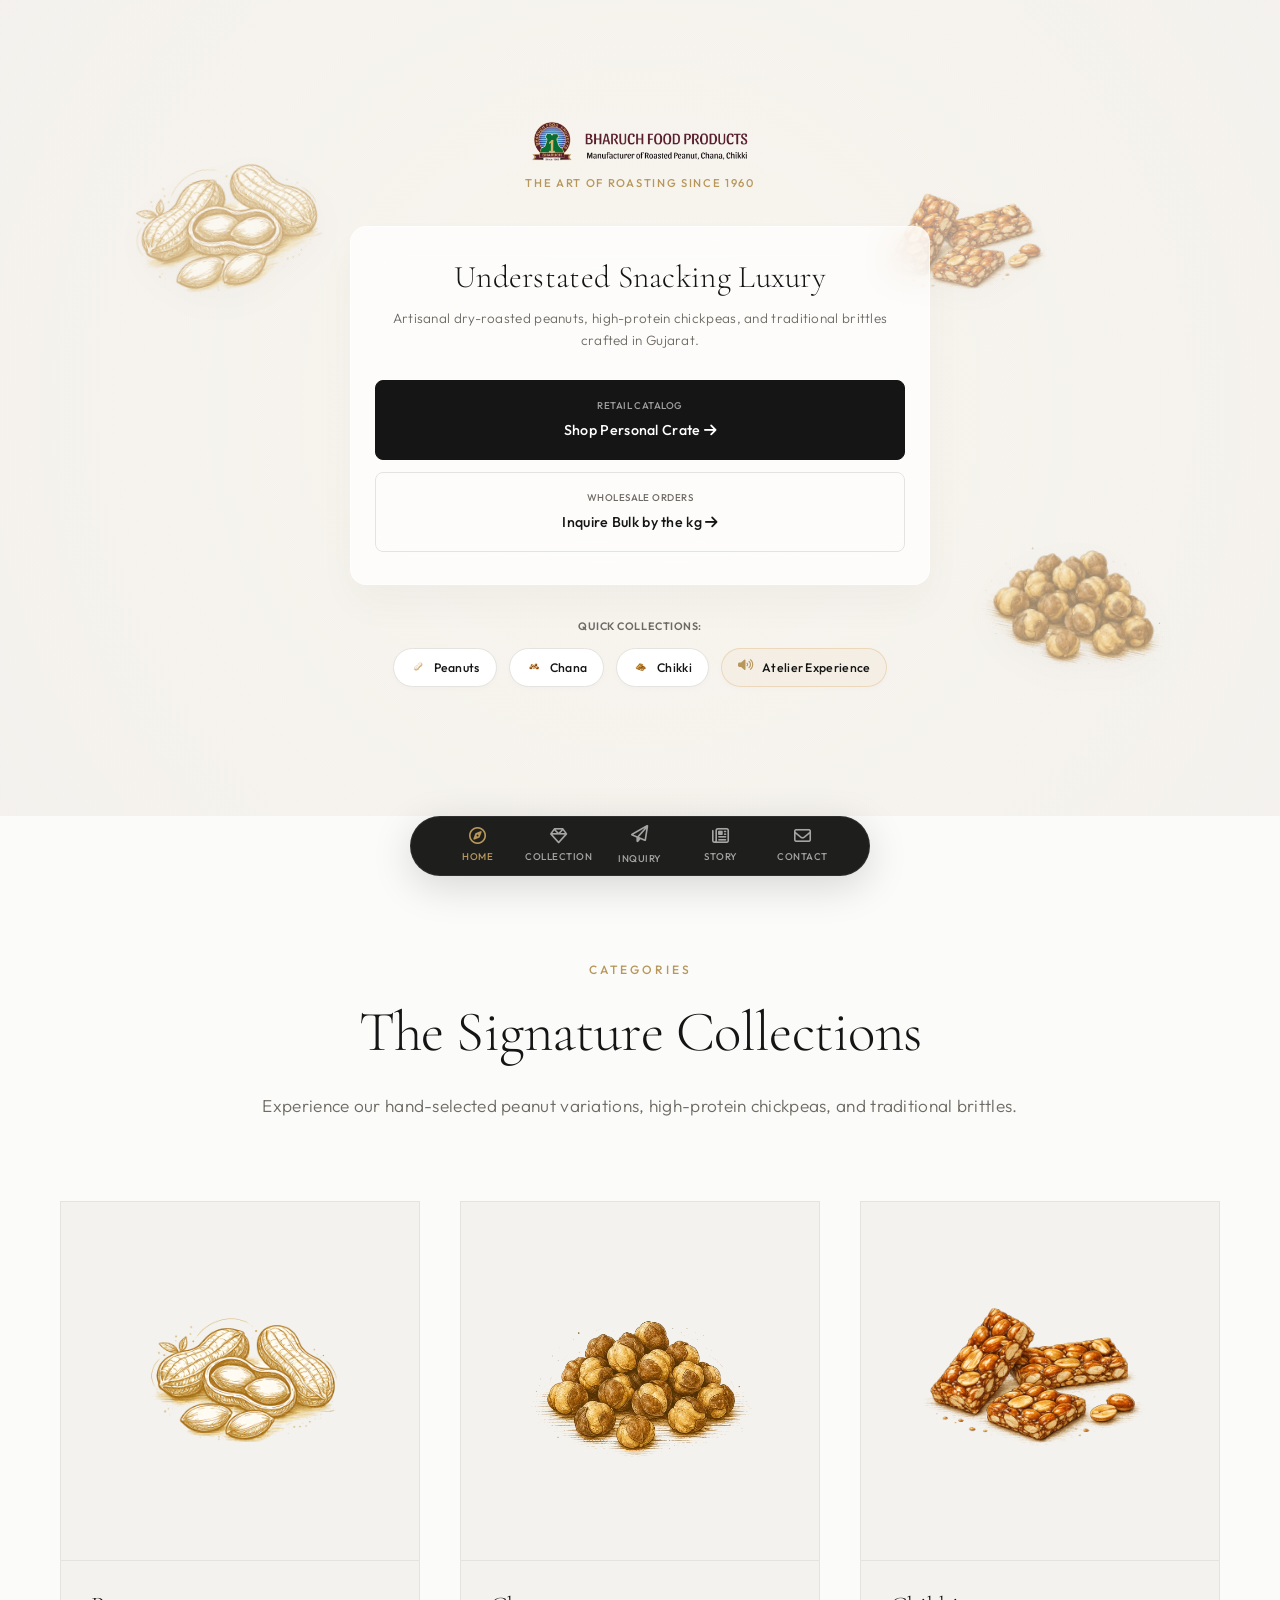
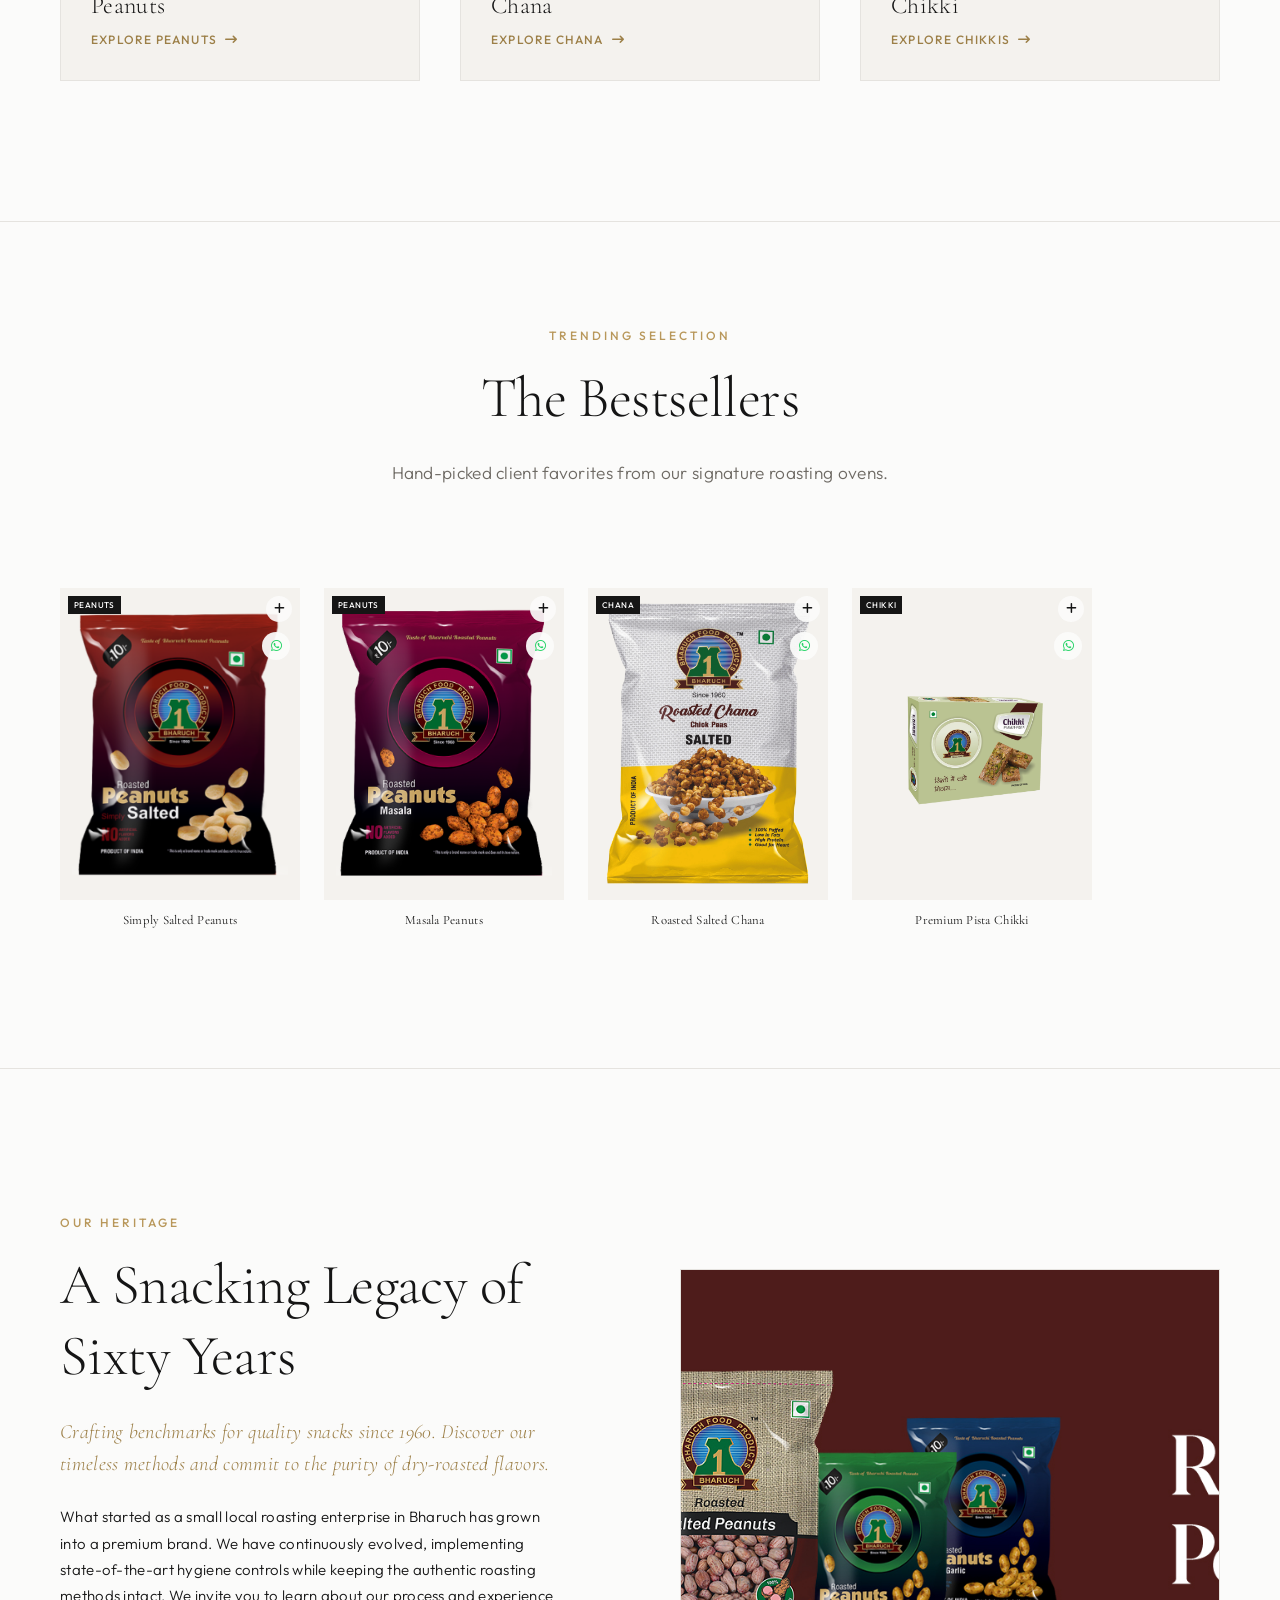
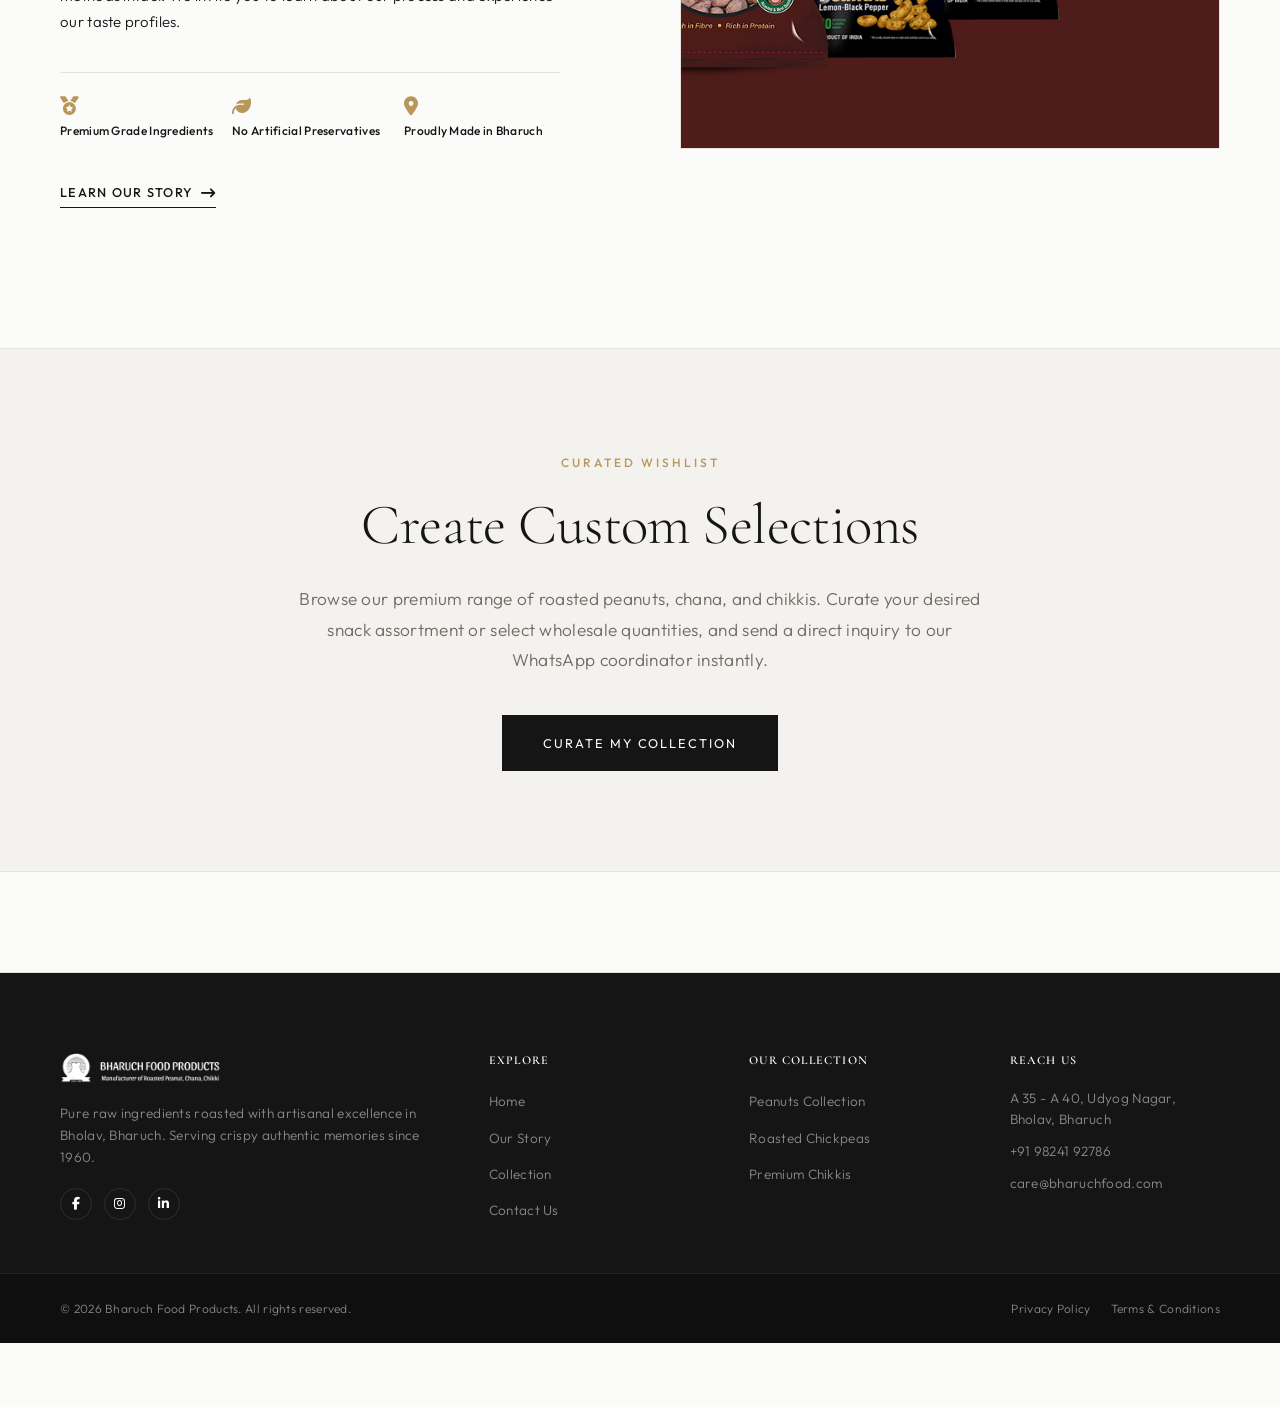
<file: index.html>
<!DOCTYPE html>
<html lang="en">
<head>
    <meta charset="UTF-8">
    <meta name="viewport" content="width=device-width, initial-scale=1.0, maximum-scale=1.0, user-scalable=no">
    <title>Bharuch Food Products | Premium Roasted Snacking</title>
    <meta name="description" content="Artisanal roasted peanuts, chana, and premium chikkis crafted in Gujarat since 1960. Understated luxury, pure ingredients, and timeless crunch.">
    <link rel="icon" type="image/png" href="assets/logo/site-logo-768x143.png">
    
    <!-- Google Fonts -->
    <link rel="preconnect" href="https://fonts.googleapis.com">
    <link rel="preconnect" href="https://fonts.gstatic.com" crossorigin>
    <link href="https://fonts.googleapis.com/css2?family=Cormorant+Garamond:ital,wght@0,300;0,400;0,600;1,300&family=Outfit:wght@200;300;400;500;600&display=swap" rel="stylesheet">
    
    <!-- FontAwesome Free Icons -->
    <link rel="stylesheet" href="https://cdnjs.cloudflare.com/ajax/libs/font-awesome/6.4.0/css/all.min.css">
    
    <!-- Stylesheets -->
    <link rel="stylesheet" href="css/style.css">
    <link rel="stylesheet" href="css/responsive.css">
    <link rel="stylesheet" href="css/animations.css">
</head>
<body class="app-shell-body">
    <!-- Scroll Progress Bar -->
    <div id="scroll-progress"></div>

    <!-- Glow Cursor (Desktop only) -->
    <div id="cursor-glow"></div>

    <!-- Loading Screen -->
    <div id="loader-screen">
        <div class="loader-content">
            <img src="assets/logo/site-logo-768x143.png" alt="Bharuch Food Logo" class="loader-logo">
            <div class="loader-bar-container">
                <div class="loader-bar"></div>
            </div>
            <p class="loader-text">Roasting Heritage Snacking...</p>
        </div>
    </div>

    <!-- App-Style Floating Bottom Navigation -->
    <nav class="app-bottom-nav" role="navigation" aria-label="App Navigation">
        <ul class="app-nav-list">
            <li>
                <a href="index.html" class="app-nav-link active">
                    <i class="fa-regular fa-compass"></i>
                    <span>Home</span>
                </a>
            </li>
            <li>
                <a href="products.html" class="app-nav-link">
                    <i class="fa-regular fa-gem"></i>
                    <span>Collection</span>
                </a>
            </li>
            <li>
                <a href="inquiry.html" class="app-nav-link">
                    <div class="nav-icon-wrapper">
                        <i class="fa-regular fa-paper-plane"></i>
                        <span class="cart-badge">0</span>
                    </div>
                    <span>Inquiry</span>
                </a>
            </li>
            <li>
                <a href="about.html" class="app-nav-link">
                    <i class="fa-regular fa-newspaper"></i>
                    <span>Story</span>
                </a>
            </li>
            <li>
                <a href="contact.html" class="app-nav-link">
                    <i class="fa-regular fa-envelope"></i>
                    <span>Contact</span>
                </a>
            </li>
        </ul>
    </nav>

    <main class="app-main-content">
        <!-- Immersive Mobile-First Hero Dashboard (Editorial Console) -->
        <section id="home-hero" class="immersive-dashboard-hero" aria-label="Welcome Screen">
            <!-- Floating Background Illustration Elements for Parallax Depth -->
            <div class="dashboard-backdrop-elements">
                <img src="assets/illustrations/peanuts-illustration.png" alt="" class="bg-float-item float-peanuts" aria-hidden="true">
                <img src="assets/illustrations/chana-illustration.png" alt="" class="bg-float-item float-chana" aria-hidden="true">
                <img src="assets/illustrations/chikki-illustration.png" alt="" class="bg-float-item float-chikki" aria-hidden="true">
                <div class="dashboard-glow"></div>
            </div>

            <!-- Central Content Panel -->
            <div class="dashboard-content-wrapper">
                <!-- Brand Identity Header -->
                <header class="dashboard-brand-header">
                    <img src="assets/logo/site-logo-768x143.png" alt="Bharuch Food Logo" class="dashboard-logo">
                    <span class="dashboard-tagline">The Art of Roasting Since 1960</span>
                </header>

                <!-- Premium Floating Glass Console -->
                <div class="dashboard-console-card">
                    <h1 class="console-title">Understated Snacking Luxury</h1>
                    <p class="console-desc">Artisanal dry-roasted peanuts, high-protein chickpeas, and traditional brittles crafted in Gujarat.</p>
                    
                    <!-- Immersive Segment Selector CTAs -->
                    <div class="console-actions">
                        <a href="products.html" class="console-btn btn-retail-link">
                            <span class="btn-sub">Retail Catalog</span>
                            <span class="btn-main">Shop Personal Crate <i class="fa-solid fa-arrow-right"></i></span>
                        </a>
                        <a href="products.html?mode=bulk" class="console-btn btn-bulk-link">
                            <span class="btn-sub">Wholesale Orders</span>
                            <span class="btn-main">Inquire Bulk by the kg <i class="fa-solid fa-arrow-right"></i></span>
                        </a>
                    </div>
                </div>

                <!-- Horizontal Quick-Link Category Scroller -->
                <div class="dashboard-categories-scroller">
                    <span class="scroller-label">Quick Collections:</span>
                    <div class="scroller-row">
                        <a href="products.html?category=peanuts" class="scroller-pill">
                            <img src="assets/illustrations/peanut-icon.png" alt="" class="pill-icon">
                            <span>Peanuts</span>
                        </a>
                        <a href="products.html?category=chana" class="scroller-pill">
                            <img src="assets/illustrations/chana-icon.png" alt="" class="pill-icon">
                            <span>Chana</span>
                        </a>
                        <a href="products.html?category=chikki" class="scroller-pill">
                            <img src="assets/illustrations/chikki-icon.png" alt="" class="pill-icon">
                            <span>Chikki</span>
                        </a>
                        <a href="atelier.html" class="scroller-pill special">
                            <i class="fa-solid fa-volume-high pill-icon"></i>
                            <span>Atelier Experience</span>
                        </a>
                    </div>
                </div>
            </div>
        </section>

        <!-- Categories Showcase Section -->
        <section id="categories" class="categories-section scroll-reveal" aria-label="Categories Showcase">
            <div class="container">
                <div class="section-header text-center">
                    <span class="section-subtitle">Categories</span>
                    <h2 class="section-title">The Signature Collections</h2>
                    <p class="section-desc">Experience our hand-selected peanut variations, high-protein chickpeas, and traditional brittles.</p>
                </div>

                <div class="categories-grid">
                    <!-- Category 1 -->
                    <a href="products.html?category=peanuts" class="category-block reveal-up">
                        <div class="category-img-box">
                            <img src="assets/illustrations/peanuts-illustration.png" alt="Peanuts Collection" loading="lazy">
                        </div>
                        <div class="category-info">
                            <h3>Peanuts</h3>
                            <span class="category-link-text">Explore Peanuts <i class="fa-solid fa-arrow-right-long"></i></span>
                        </div>
                    </a>

                    <!-- Category 2 -->
                    <a href="products.html?category=chana" class="category-block reveal-up" data-delay="100">
                        <div class="category-img-box">
                            <img src="assets/illustrations/chana-illustration.png" alt="Chana Collection" loading="lazy">
                        </div>
                        <div class="category-info">
                            <h3>Chana</h3>
                            <span class="category-link-text">Explore Chana <i class="fa-solid fa-arrow-right-long"></i></span>
                        </div>
                    </a>

                    <!-- Category 3 -->
                    <a href="products.html?category=chikki" class="category-block reveal-up" data-delay="200">
                        <div class="category-img-box">
                            <img src="assets/illustrations/chikki-illustration.png" alt="Chikki Collection" loading="lazy">
                        </div>
                        <div class="category-info">
                            <h3>Chikki</h3>
                            <span class="category-link-text">Explore Chikkis <i class="fa-solid fa-arrow-right-long"></i></span>
                        </div>
                    </a>
                </div>
            </div>
        </section>

        <!-- Horizontally Scrollable Bestsellers Section -->
        <section class="bestsellers-section scroll-reveal" aria-label="Bestselling Flavors">
            <div class="container">
                <div class="section-header text-center">
                    <span class="section-subtitle">Trending Selection</span>
                    <h2 class="section-title">The Bestsellers</h2>
                    <p class="section-desc">Hand-picked client favorites from our signature roasting ovens.</p>
                </div>
                <div id="bestsellers-list" class="bestsellers-row">
                    <!-- Dynamically rendered by js/app.js -->
                </div>
            </div>
        </section>

        <!-- Highlighted Teaser Section -->
        <section id="teaser" class="teaser-section scroll-reveal" aria-label="Heritage Teaser">
            <div class="container grid-2">
                <div class="teaser-text reveal-left">
                    <span class="section-subtitle">Our Heritage</span>
                    <h2 class="section-title">A Snacking Legacy of Sixty Years</h2>
                    <p class="lead">Crafting benchmarks for quality snacks since 1960. Discover our timeless methods and commit to the purity of dry-roasted flavors.</p>
                    <p>What started as a small local roasting enterprise in Bharuch has grown into a premium brand. We have continuously evolved, implementing state-of-the-art hygiene controls while keeping the authentic roasting methods intact. We invite you to learn about our process and experience our taste profiles.</p>
                    
                    <!-- Trust Badges Marker Grid -->
                    <div class="trust-markers-grid">
                        <div class="trust-marker">
                            <i class="fa-solid fa-medal trust-icon"></i>
                            <span class="trust-text">Premium Grade Ingredients</span>
                        </div>
                        <div class="trust-marker">
                            <i class="fa-solid fa-leaf trust-icon"></i>
                            <span class="trust-text">No Artificial Preservatives <!-- CONFIRM WITH CLIENT --></span>
                        </div>
                        <div class="trust-marker">
                            <i class="fa-solid fa-location-dot trust-icon"></i>
                            <span class="trust-text">Proudly Made in Bharuch</span>
                        </div>
                    </div>
                    
                    <div style="margin-top: 40px;">
                        <a href="about.html" class="underline-link">Learn Our Story <i class="fa-solid fa-arrow-right-long"></i></a>
                    </div>
                </div>

                <div class="teaser-visual reveal-right">
                    <div class="teaser-image-box">
                        <img src="assets/images/peanuts/peanuts-2.jpg" alt="Slow Roasted Peanuts" class="parallax-img" loading="lazy">
                    </div>
                </div>
            </div>
        </section>

        <!-- Wishlist Inquiry Promo Section -->
        <section id="inquiry-promo" class="inquiry-promo-section scroll-reveal" aria-label="WhatsApp Inquiry Promo">
            <div class="container text-center">
                <span class="section-subtitle">Curated Wishlist</span>
                <h2 class="section-title">Create Custom Selections</h2>
                <p class="section-desc" style="max-width: 700px; margin: 0 auto 40px auto;">Browse our premium range of roasted peanuts, chana, and chikkis. Curate your desired snack assortment or select wholesale quantities, and send a direct inquiry to our WhatsApp coordinator instantly.</p>
                <a href="products.html" class="btn btn-primary ripple">Curate My Collection</a>
            </div>
        </section>
    </main>

    <!-- Minimalistic Footer -->
    <footer id="site-footer" class="app-footer">
        <div class="footer-upper container">
            <div class="footer-column brand">
                <img src="assets/logo/site-logo-768x143.png" alt="Bharuch Food Logo" class="footer-logo">
                <p>Pure raw ingredients roasted with artisanal excellence in Bholav, Bharuch. Serving crispy authentic memories since 1960.</p>
                <div class="social-links">
                    <a href="#" aria-label="Facebook"><i class="fa-brands fa-facebook-f"></i></a>
                    <a href="#" aria-label="Instagram"><i class="fa-brands fa-instagram"></i></a>
                    <a href="#" aria-label="LinkedIn"><i class="fa-brands fa-linkedin-in"></i></a>
                </div>
            </div>

            <div class="footer-column">
                <h3>Explore</h3>
                <ul class="footer-links">
                    <li><a href="index.html">Home</a></li>
                    <li><a href="about.html">Our Story</a></li>
                    <li><a href="products.html">Collection</a></li>
                    <li><a href="contact.html">Contact Us</a></li>
                </ul>
            </div>

            <div class="footer-column">
                <h3>Our Collection</h3>
                <ul class="footer-links">
                    <li><a href="products.html?category=peanuts">Peanuts Collection</a></li>
                    <li><a href="products.html?category=chana">Roasted Chickpeas</a></li>
                    <li><a href="products.html?category=chikki">Premium Chikkis</a></li>
                </ul>
            </div>

            <div class="footer-column">
                <h3>Reach Us</h3>
                <ul class="footer-contact">
                    <li>A 35 - A 40, Udyog Nagar, Bholav, Bharuch</li>
                    <li>+91 98241 92786</li>
                    <li>care@bharuchfood.com</li>
                </ul>
            </div>
        </div>

        <div class="footer-lower">
            <div class="container footer-lower-content">
                <p>&copy; 2026 Bharuch Food Products. All rights reserved.</p>
                <div class="footer-meta">
                    <a href="#">Privacy Policy</a>
                    <a href="#">Terms & Conditions</a>
                </div>
            </div>
        </div>
    </footer>

    <!-- Back to Top Button -->
    <button id="back-to-top" aria-label="Go to top of page">
        <i class="fa-solid fa-arrow-up-long"></i>
    </button>

    <!-- Modular JS Scripts -->
    <script type="module" src="js/app.js"></script>
</body>
</html>
</file>
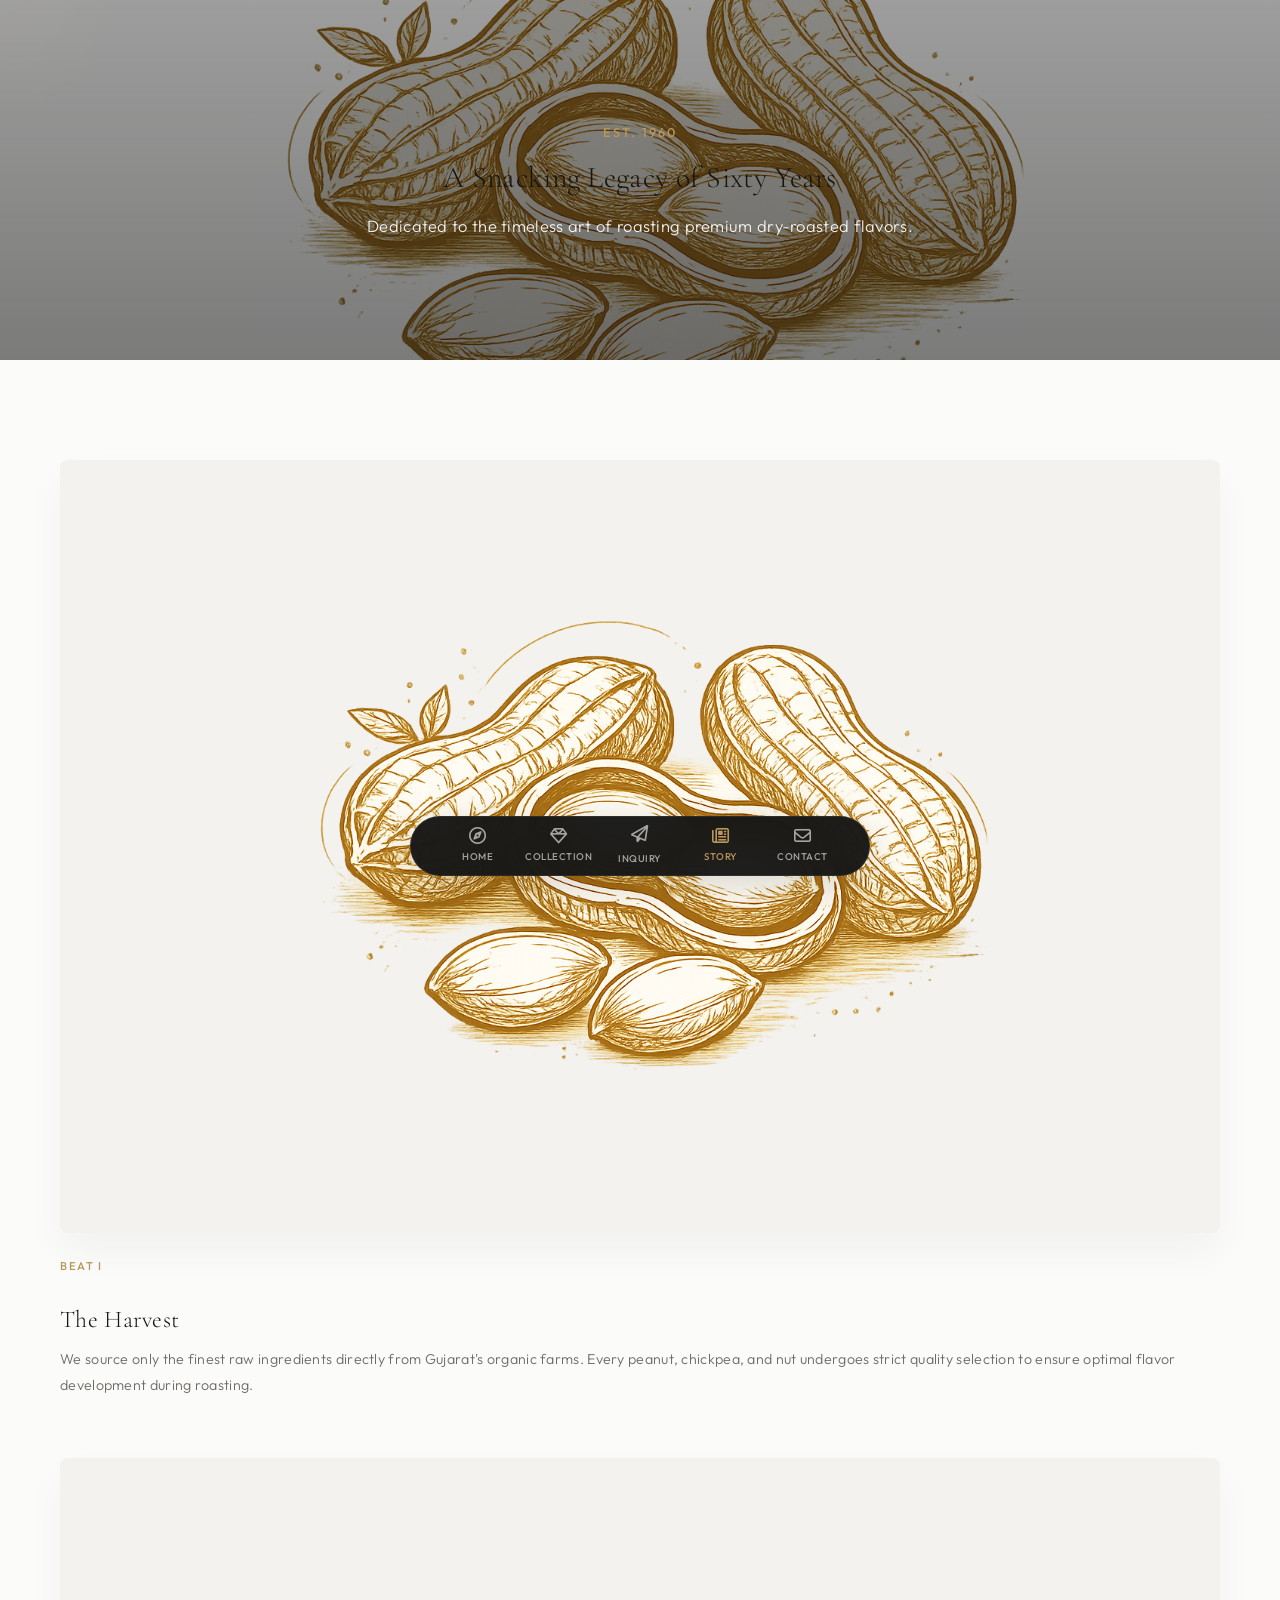
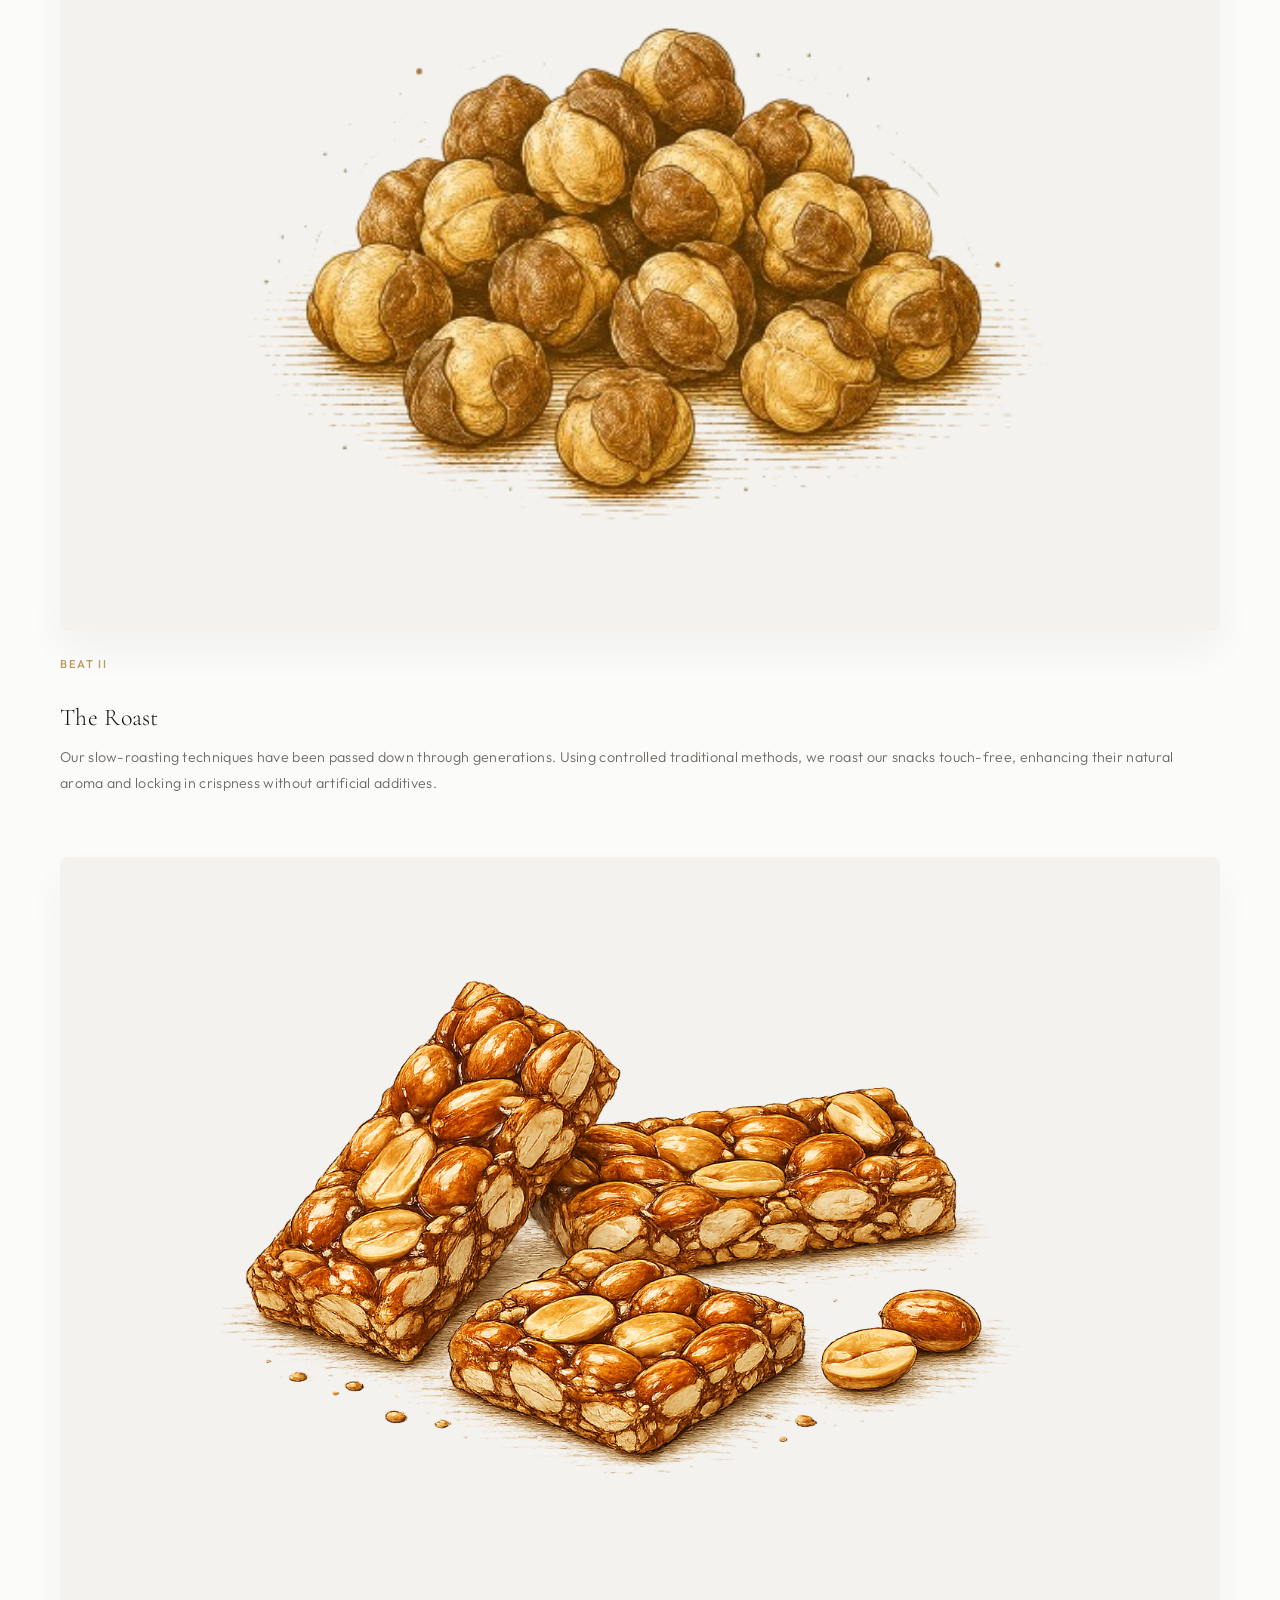
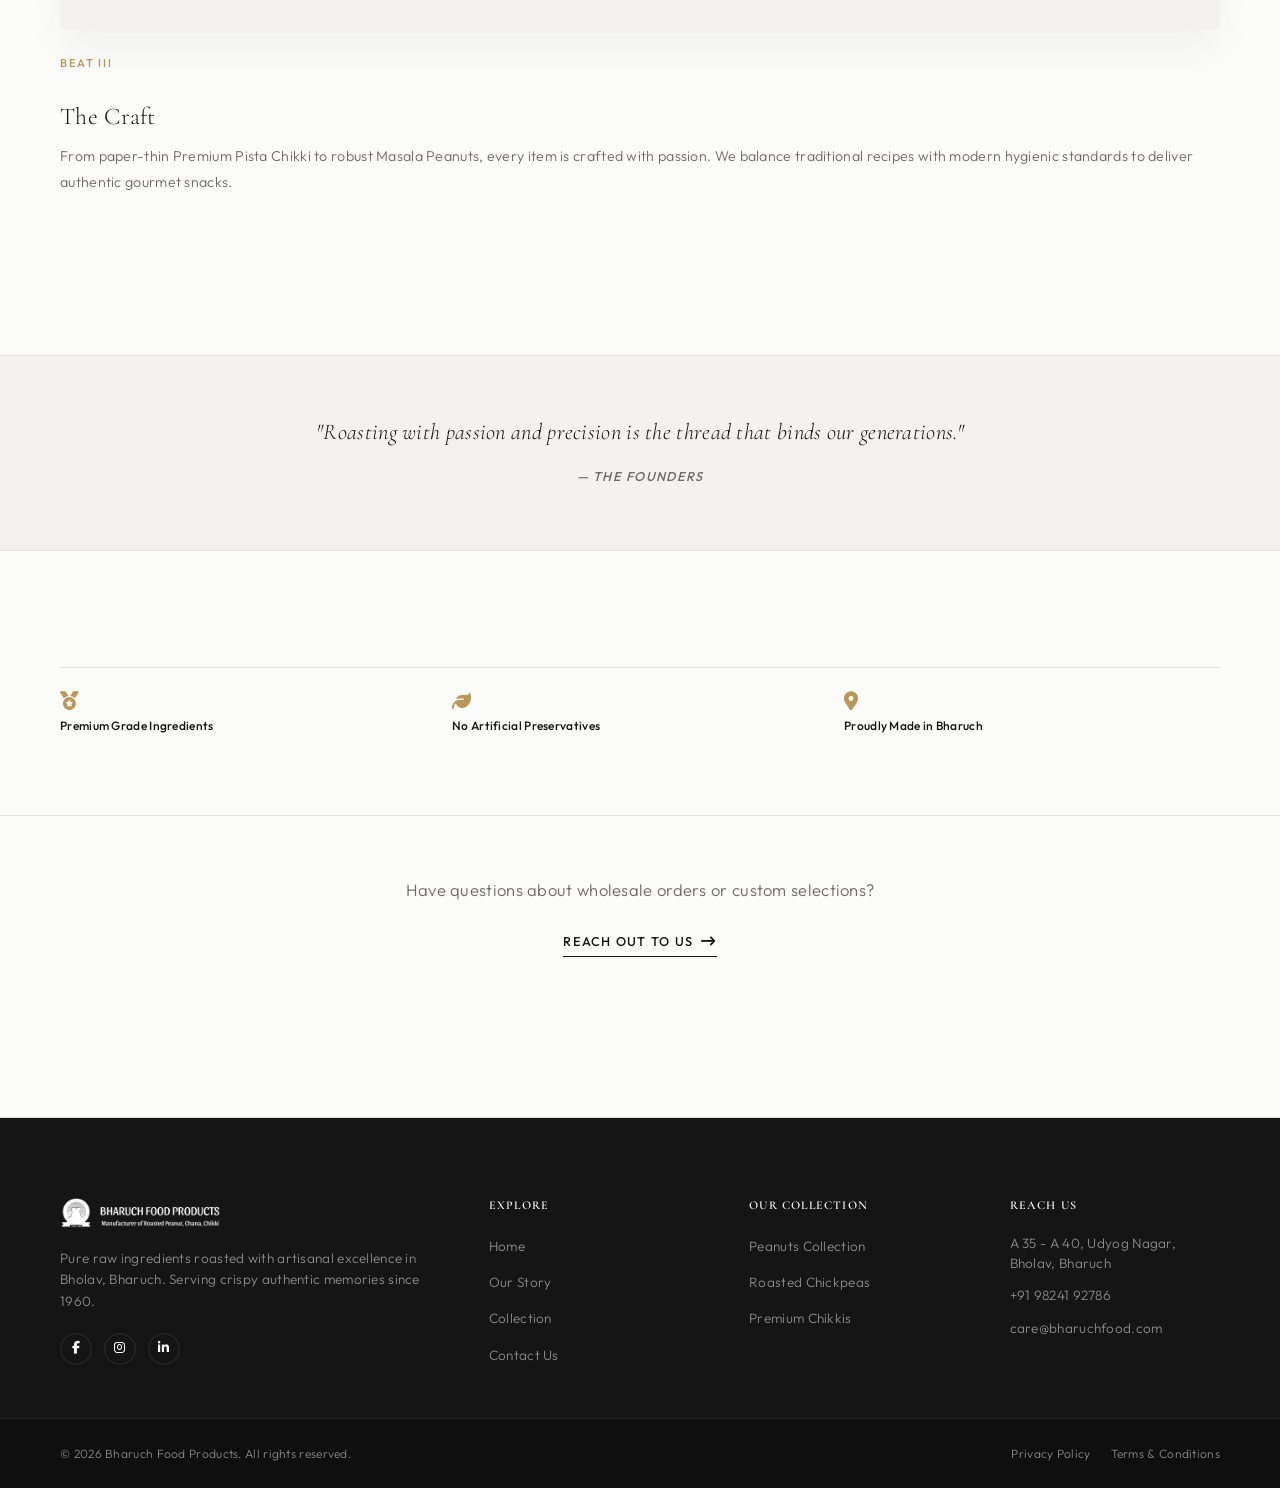
<file: about.html>
<!DOCTYPE html>
<html lang="en">
<head>
    <meta charset="UTF-8">
    <meta name="viewport" content="width=device-width, initial-scale=1.0">
    <title>Our Story | Bharuch Food Products</title>
    <meta name="description" content="Embark on our journey starting in 1960. Discover our slow-roasted peanuts, authentic chickpea processing, and heritage chikki recipes.">
    <link rel="icon" type="image/png" href="assets/logo/site-logo-768x143.png">
    
    <!-- Google Fonts -->
    <link rel="preconnect" href="https://fonts.googleapis.com">
    <link rel="preconnect" href="https://fonts.gstatic.com" crossorigin>
    <link href="https://fonts.googleapis.com/css2?family=Cormorant+Garamond:ital,wght@0,300;0,400;0,600;1,300&family=Outfit:wght@200;300;400;500;600&display=swap" rel="stylesheet">
    
    <!-- FontAwesome Free Icons -->
    <link rel="stylesheet" href="https://cdnjs.cloudflare.com/ajax/libs/font-awesome/6.4.0/css/all.min.css">
    
    <!-- Stylesheets -->
    <link rel="stylesheet" href="css/style.css">
    <link rel="stylesheet" href="css/responsive.css">
    <link rel="stylesheet" href="css/animations.css">
</head>
<body>
    <!-- Scroll Progress Bar -->
    <div id="scroll-progress"></div>

    <!-- Glow Cursor (Desktop only) -->
    <div id="cursor-glow"></div>

    <!-- App-Style Floating Bottom Navigation -->
    <nav class="app-bottom-nav" role="navigation" aria-label="App Navigation">
        <ul class="app-nav-list">
            <li>
                <a href="index.html" class="app-nav-link">
                    <i class="fa-regular fa-compass"></i>
                    <span>Home</span>
                </a>
            </li>
            <li>
                <a href="products.html" class="app-nav-link">
                    <i class="fa-regular fa-gem"></i>
                    <span>Collection</span>
                </a>
            </li>
            <li>
                <a href="inquiry.html" class="app-nav-link">
                    <div class="nav-icon-wrapper">
                        <i class="fa-regular fa-paper-plane"></i>
                        <span class="cart-badge">0</span>
                    </div>
                    <span>Inquiry</span>
                </a>
            </li>
            <li>
                <a href="about.html" class="app-nav-link active">
                    <i class="fa-regular fa-newspaper"></i>
                    <span>Story</span>
                </a>
            </li>
            <li>
                <a href="contact.html" class="app-nav-link">
                    <i class="fa-regular fa-envelope"></i>
                    <span>Contact</span>
                </a>
            </li>
        </ul>
    </nav>

    <main class="app-main-content">
        <!-- Heritage Hero Banner -->
        <section class="about-hero-banner" aria-label="Heritage Banner">
            <div class="about-hero-bg" style="background-image: linear-gradient(rgba(21, 21, 20, 0.4), rgba(21, 21, 20, 0.55)), url('assets/illustrations/peanuts-illustration.png');"></div>
            <div class="about-hero-content container text-center">
                <span class="est-badge">Est. 1960</span>
                <h1 class="about-hero-title">A Snacking Legacy of Sixty Years</h1>
                <p class="about-hero-subtitle">Dedicated to the timeless art of roasting premium dry-roasted flavors.</p>
            </div>
        </section>

        <!-- Three-Beat Narrative -->
        <section class="narrative-section scroll-reveal" aria-label="Our Story Beats">
            <div class="container">
                <!-- Beat 1: The Harvest -->
                <!-- CONFIRM WITH CLIENT: verify story beat "The Harvest" -->
                <div class="grid-2 narrative-row reveal-up">
                    <div class="narrative-img-box">
                        <img src="assets/illustrations/peanuts-illustration.png" alt="The Harvest" loading="lazy">
                    </div>
                    <div class="narrative-text">
                        <span class="beat-num">Beat I</span>
                        <h3>The Harvest</h3>
                        <p>We source only the finest raw ingredients directly from Gujarat's organic farms. Every peanut, chickpea, and nut undergoes strict quality selection to ensure optimal flavor development during roasting.</p>
                    </div>
                </div>

                <!-- Beat 2: The Roast -->
                <!-- CONFIRM WITH CLIENT: verify story beat "The Roast" -->
                <div class="grid-2 narrative-row reverse reveal-up">
                    <div class="narrative-text">
                        <span class="beat-num">Beat II</span>
                        <h3>The Roast</h3>
                        <p>Our slow-roasting techniques have been passed down through generations. Using controlled traditional methods, we roast our snacks touch-free, enhancing their natural aroma and locking in crispness without artificial additives.</p>
                    </div>
                    <div class="narrative-img-box">
                        <img src="assets/illustrations/chana-illustration.png" alt="The Roast" loading="lazy">
                    </div>
                </div>

                <!-- Beat 3: The Craft -->
                <!-- CONFIRM WITH CLIENT: verify story beat "The Craft" -->
                <div class="grid-2 narrative-row reveal-up">
                    <div class="narrative-img-box">
                        <img src="assets/illustrations/chikki-illustration.png" alt="The Craft" loading="lazy">
                    </div>
                    <div class="narrative-text">
                        <span class="beat-num">Beat III</span>
                        <h3>The Craft</h3>
                        <p>From paper-thin Premium Pista Chikki to robust Masala Peanuts, every item is crafted with passion. We balance traditional recipes with modern hygienic standards to deliver authentic gourmet snacks.</p>
                    </div>
                </div>
            </div>
        </section>

        <!-- Pull Quote -->
        <!-- CONFIRM WITH CLIENT: verify quote text -->
        <section class="pull-quote-section scroll-reveal" aria-label="Pull Quote">
            <div class="container text-center">
                <blockquote class="pull-quote">
                    "Roasting with passion and precision is the thread that binds our generations."
                </blockquote>
                <cite class="quote-author">&mdash; The Founders</cite>
            </div>
        </section>

        <!-- Trust Badges Row -->
        <section class="about-trust-section scroll-reveal" aria-label="Trust Markers">
            <div class="container">
                <div class="trust-markers-grid">
                    <div class="trust-marker">
                        <i class="fa-solid fa-medal trust-icon"></i>
                        <span class="trust-text">Premium Grade Ingredients</span>
                    </div>
                    <div class="trust-marker">
                        <i class="fa-solid fa-leaf trust-icon"></i>
                        <span class="trust-text">No Artificial Preservatives <!-- CONFIRM WITH CLIENT --></span>
                    </div>
                    <div class="trust-marker">
                        <i class="fa-solid fa-location-dot trust-icon"></i>
                        <span class="trust-text">Proudly Made in Bharuch</span>
                    </div>
                </div>
            </div>
        </section>

        <!-- Reach Us Link -->
        <section class="about-footer-link scroll-reveal" aria-label="Call to Action">
            <div class="container text-center">
                <p>Have questions about wholesale orders or custom selections?</p>
                <a href="contact.html" class="underline-link">Reach Out to Us <i class="fa-solid fa-arrow-right-long"></i></a>
            </div>
        </section>
    </main>

    <!-- Minimalistic Footer -->
    <footer id="site-footer">
        <div class="footer-upper container">
            <div class="footer-column brand">
                <img src="assets/logo/site-logo-768x143.png" alt="Bharuch Food Logo" class="footer-logo">
                <p>Pure raw ingredients roasted with artisanal excellence in Bholav, Bharuch. Serving crispy authentic memories since 1960.</p>
                <div class="social-links">
                    <a href="#" aria-label="Facebook"><i class="fa-brands fa-facebook-f"></i></a>
                    <a href="#" aria-label="Instagram"><i class="fa-brands fa-instagram"></i></a>
                    <a href="#" aria-label="LinkedIn"><i class="fa-brands fa-linkedin-in"></i></a>
                </div>
            </div>

            <div class="footer-column">
                <h3>Explore</h3>
                <ul class="footer-links">
                    <li><a href="index.html">Home</a></li>
                    <li><a href="about.html">Our Story</a></li>
                    <li><a href="products.html">Collection</a></li>
                    <li><a href="contact.html">Contact Us</a></li>
                </ul>
            </div>

            <div class="footer-column">
                <h3>Our Collection</h3>
                <ul class="footer-links">
                    <li><a href="products.html?category=peanuts">Peanuts Collection</a></li>
                    <li><a href="products.html?category=chana">Roasted Chickpeas</a></li>
                    <li><a href="products.html?category=chikki">Premium Chikkis</a></li>
                </ul>
            </div>

            <div class="footer-column">
                <h3>Reach Us</h3>
                <ul class="footer-contact">
                    <li>A 35 - A 40, Udyog Nagar, Bholav, Bharuch</li>
                    <li>+91 98241 92786</li>
                    <li>care@bharuchfood.com</li>
                </ul>
            </div>
        </div>

        <div class="footer-lower">
            <div class="container footer-lower-content">
                <p>&copy; 2026 Bharuch Food Products. All rights reserved.</p>
                <div class="footer-meta">
                    <a href="#">Privacy Policy</a>
                    <a href="#">Terms & Conditions</a>
                </div>
            </div>
        </div>
    </footer>

    <!-- Back to Top Button -->
    <button id="back-to-top" aria-label="Go to top of page">
        <i class="fa-solid fa-arrow-up-long"></i>
    </button>

    <!-- Modular JS Scripts -->
    <script type="module" src="js/app.js"></script>
</body>
</html>
</file>
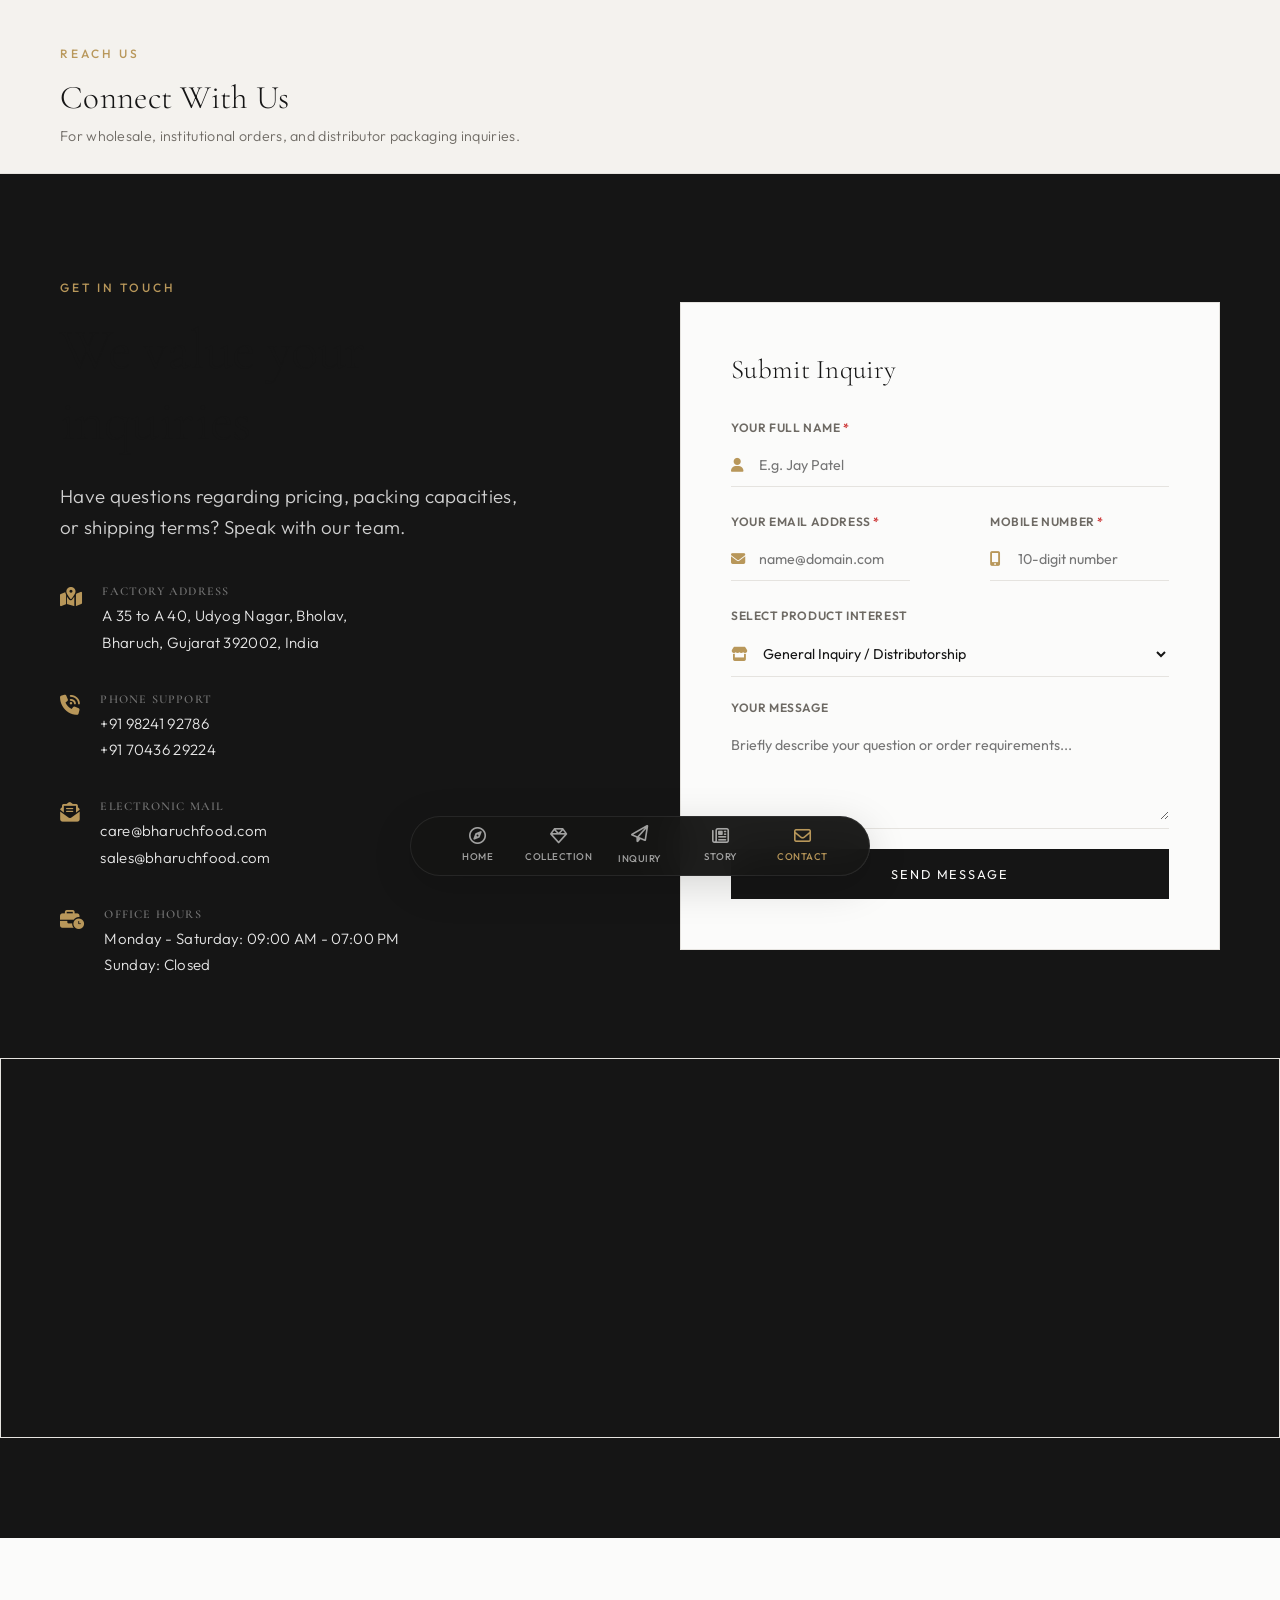
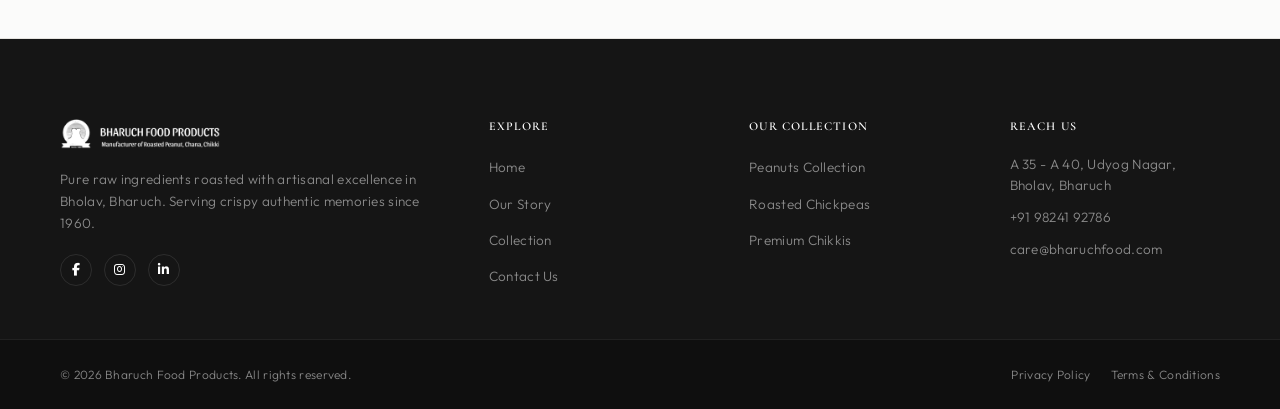
<file: contact.html>
<!DOCTYPE html>
<html lang="en">
<head>
    <meta charset="UTF-8">
    <meta name="viewport" content="width=device-width, initial-scale=1.0">
    <title>Contact Us | Bharuch Food Products</title>
    <meta name="description" content="Get in touch with our team. Send an inquiry for bulk orders, distributorship, or product availability. Visit our factory in Bharuch, Gujarat.">
    <link rel="icon" type="image/png" href="assets/logo/site-logo-768x143.png">
    
    <!-- Google Fonts -->
    <link rel="preconnect" href="https://fonts.googleapis.com">
    <link rel="preconnect" href="https://fonts.gstatic.com" crossorigin>
    <link href="https://fonts.googleapis.com/css2?family=Cormorant+Garamond:ital,wght@0,300;0,400;0,600;1,300&family=Outfit:wght@200;300;400;500;600&display=swap" rel="stylesheet">
    
    <!-- FontAwesome Free Icons -->
    <link rel="stylesheet" href="https://cdnjs.cloudflare.com/ajax/libs/font-awesome/6.4.0/css/all.min.css">
    
    <!-- Stylesheets -->
    <link rel="stylesheet" href="css/style.css">
    <link rel="stylesheet" href="css/responsive.css">
    <link rel="stylesheet" href="css/animations.css">
</head>
<body>
    <!-- Scroll Progress Bar -->
    <div id="scroll-progress"></div>

    <!-- Glow Cursor (Desktop only) -->
    <div id="cursor-glow"></div>

    <!-- App-Style Floating Bottom Navigation -->
    <nav class="app-bottom-nav" role="navigation" aria-label="App Navigation">
        <ul class="app-nav-list">
            <li>
                <a href="index.html" class="app-nav-link">
                    <i class="fa-regular fa-compass"></i>
                    <span>Home</span>
                </a>
            </li>
            <li>
                <a href="products.html" class="app-nav-link">
                    <i class="fa-regular fa-gem"></i>
                    <span>Collection</span>
                </a>
            </li>
            <li>
                <a href="inquiry.html" class="app-nav-link">
                    <div class="nav-icon-wrapper">
                        <i class="fa-regular fa-paper-plane"></i>
                        <span class="cart-badge">0</span>
                    </div>
                    <span>Inquiry</span>
                </a>
            </li>
            <li>
                <a href="about.html" class="app-nav-link">
                    <i class="fa-regular fa-newspaper"></i>
                    <span>Story</span>
                </a>
            </li>
            <li>
                <a href="contact.html" class="app-nav-link active">
                    <i class="fa-regular fa-envelope"></i>
                    <span>Contact</span>
                </a>
            </li>
        </ul>
    </nav>

    <main>
        <!-- Page Header -->
        <section class="page-header" aria-label="Page Title Banner">
            <div class="container">
                <span class="section-subtitle">Reach Us</span>
                <h1 class="page-title">Connect With Us</h1>
                <p class="page-subtitle">For wholesale, institutional orders, and distributor packaging inquiries.</p>
            </div>
        </section>

        <!-- Contact Section -->
        <section class="contact-section scroll-reveal" aria-label="Contact Details and Forms">
            <div class="container grid-2">
                <!-- Info Column -->
                <div class="contact-info reveal-left">
                    <span class="section-subtitle text-light">Get In Touch</span>
                    <h2 class="section-title text-light">We value your inquiries</h2>
                    <p class="contact-lead">Have questions regarding pricing, packing capacities, or shipping terms? Speak with our team.</p>
                    
                    <div class="contact-details">
                        <div class="detail-item">
                            <i class="fa-solid fa-map-location-dot detail-icon"></i>
                            <div class="detail-text">
                                <h4>Factory Address</h4>
                                <p>A 35 to A 40, Udyog Nagar, Bholav,<br>Bharuch, Gujarat 392002, India</p>
                            </div>
                        </div>

                        <div class="detail-item">
                            <i class="fa-solid fa-phone-volume detail-icon"></i>
                            <div class="detail-text">
                                <h4>Phone Support</h4>
                                <p><a href="tel:+919824192786">+91 98241 92786</a><br><a href="tel:+9107043629224">+91 70436 29224</a></p>
                            </div>
                        </div>

                        <div class="detail-item">
                            <i class="fa-solid fa-envelope-open-text detail-icon"></i>
                            <div class="detail-text">
                                <h4>Electronic Mail</h4>
                                <p><a href="mailto:care@bharuchfood.com">care@bharuchfood.com</a><br><a href="mailto:sales@bharuchfood.com">sales@bharuchfood.com</a></p>
                            </div>
                        </div>

                        <div class="detail-item">
                            <i class="fa-solid fa-business-time detail-icon"></i>
                            <div class="detail-text">
                                <h4>Office Hours</h4>
                                <p>Monday - Saturday: 09:00 AM - 07:00 PM<br>Sunday: Closed</p>
                            </div>
                        </div>
                    </div>
                </div>

                <!-- Form Column -->
                <div class="contact-form-container reveal-right">
                    <h3>Submit Inquiry</h3>
                    <form id="inquiry-form" novalidate>
                        <div class="form-group">
                            <label for="form-name">Your Full Name <span class="required">*</span></label>
                            <div class="input-wrapper">
                                <i class="fa-solid fa-user form-icon"></i>
                                <input type="text" id="form-name" required placeholder="E.g. Jay Patel">
                            </div>
                            <span class="error-msg" id="name-error">Please fill in your name.</span>
                        </div>

                        <div class="form-row grid-2">
                            <div class="form-group">
                                <label for="form-email">Your Email Address <span class="required">*</span></label>
                                <div class="input-wrapper">
                                    <i class="fa-solid fa-envelope form-icon"></i>
                                    <input type="email" id="form-email" required placeholder="name@domain.com">
                                </div>
                                <span class="error-msg" id="email-error">Please enter a valid email.</span>
                            </div>

                            <div class="form-group">
                                <label for="form-phone">Mobile Number <span class="required">*</span></label>
                                <div class="input-wrapper">
                                    <i class="fa-solid fa-mobile-screen-button form-icon"></i>
                                    <input type="tel" id="form-phone" required placeholder="10-digit number">
                                </div>
                                <span class="error-msg" id="phone-error">Please enter a valid phone number.</span>
                            </div>
                        </div>

                        <div class="form-group">
                            <label for="form-product">Select Product Interest</label>
                            <div class="input-wrapper">
                                <i class="fa-solid fa-store form-icon"></i>
                                <select id="form-product">
                                    <option value="" selected>General Inquiry / Distributorship</option>
                                    <option value="peanuts">Premium Peanuts</option>
                                    <option value="chana">Roasted Chana</option>
                                    <option value="chikki">Heritage Chikkis</option>
                                </select>
                            </div>
                        </div>

                        <div class="form-group">
                            <label for="form-message">Your Message</label>
                            <div class="input-wrapper">
                                <textarea id="form-message" rows="4" placeholder="Briefly describe your question or order requirements..."></textarea>
                            </div>
                        </div>

                        <button type="submit" class="btn btn-primary btn-block ripple" id="form-submit-btn">
                            <span>Send Message</span>
                        </button>
                    </form>

                    <!-- Success Animation Overlay -->
                    <div id="form-success-overlay" class="success-overlay hidden">
                        <div class="success-content">
                            <div class="success-circle">
                                <i class="fa-solid fa-check checkmark"></i>
                            </div>
                            <h3>Inquiry Sent Successfully!</h3>
                            <p>Thank you for reaching out. A support coordinator will be in touch with you shortly.</p>
                            <button class="btn btn-outline" id="success-close-btn">Dismiss</button>
                        </div>
                    </div>
                </div>
            </div>

            <!-- Map Wrapper -->
            <div class="map-embed-container container">
                <iframe src="https://www.google.com/maps/embed?pb=!1m18!1m12!1m3!1d2776.7824962358054!2d73.00195206111036!3d21.719805469543257!2m3!1f0!2f0!3f0!3m2!1i1024!2i768!4f13.1!3m3!1m2!1s0x3be0214fdbdb4611%3A0xd98df858c69e003a!2sBharuch%20Food%20Products!5e0!3m2!1sen!2sin!4v1702727169420!5m2!1sen!2sin" width="100%" height="400" style="border:0;" allowfullscreen="" loading="lazy" referrerpolicy="no-referrer-when-downgrade" title="Google Map of factory location"></iframe>
            </div>
        </section>
    </main>

    <!-- Minimalistic Footer -->
    <footer id="site-footer">
        <div class="footer-upper container">
            <div class="footer-column brand">
                <img src="assets/logo/site-logo-768x143.png" alt="Bharuch Food Logo" class="footer-logo">
                <p>Pure raw ingredients roasted with artisanal excellence in Bholav, Bharuch. Serving crispy authentic memories since 1960.</p>
                <div class="social-links">
                    <a href="#" aria-label="Facebook"><i class="fa-brands fa-facebook-f"></i></a>
                    <a href="#" aria-label="Instagram"><i class="fa-brands fa-instagram"></i></a>
                    <a href="#" aria-label="LinkedIn"><i class="fa-brands fa-linkedin-in"></i></a>
                </div>
            </div>

            <div class="footer-column">
                <h3>Explore</h3>
                <ul class="footer-links">
                    <li><a href="index.html">Home</a></li>
                    <li><a href="about.html">Our Story</a></li>
                    <li><a href="products.html">Collection</a></li>
                    <li><a href="contact.html">Contact Us</a></li>
                </ul>
            </div>

            <div class="footer-column">
                <h3>Our Collection</h3>
                <ul class="footer-links">
                    <li><a href="products.html?category=peanuts">Peanuts Collection</a></li>
                    <li><a href="products.html?category=chana">Roasted Chickpeas</a></li>
                    <li><a href="products.html?category=chikki">Premium Chikkis</a></li>
                </ul>
            </div>

            <div class="footer-column">
                <h3>Reach Us</h3>
                <ul class="footer-contact">
                    <li>A 35 - A 40, Udyog Nagar, Bholav, Bharuch</li>
                    <li>+91 98241 92786</li>
                    <li>care@bharuchfood.com</li>
                </ul>
            </div>
        </div>

        <div class="footer-lower">
            <div class="container footer-lower-content">
                <p>&copy; 2026 Bharuch Food Products. All rights reserved.</p>
                <div class="footer-meta">
                    <a href="#">Privacy Policy</a>
                    <a href="#">Terms & Conditions</a>
                </div>
            </div>
        </div>
    </footer>

    <!-- Back to Top Button -->
    <button id="back-to-top" aria-label="Go to top of page">
        <i class="fa-solid fa-arrow-up-long"></i>
    </button>

    <!-- Modular JS Scripts -->
    <script type="module" src="js/app.js"></script>
</body>
</html>
</file>
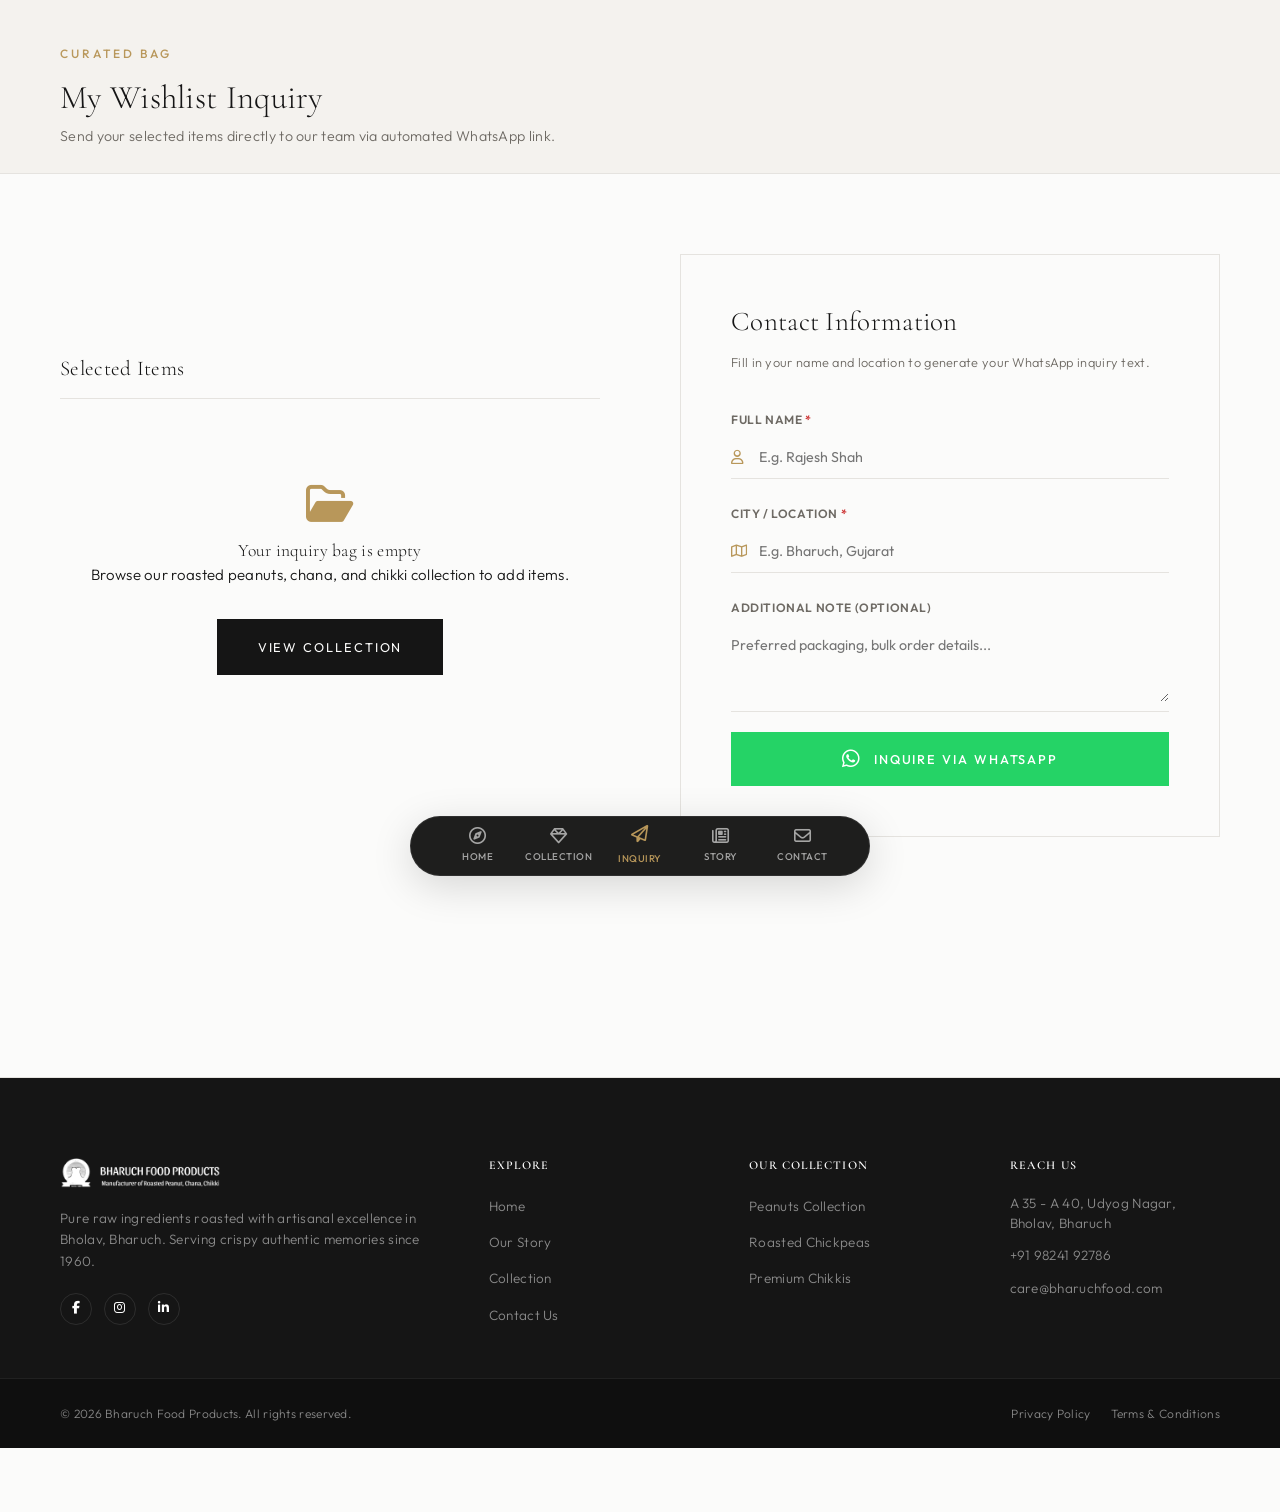
<file: inquiry.html>
<!DOCTYPE html>
<html lang="en">
<head>
    <meta charset="UTF-8">
    <meta name="viewport" content="width=device-width, initial-scale=1.0">
    <title>My Wishlist Bag | Bharuch Food Products</title>
    <meta name="description" content="Review your curated collection of roasted snacks and submit an inquiry directly through WhatsApp.">
    <link rel="icon" type="image/png" href="assets/logo/site-logo-768x143.png">
    
    <!-- Google Fonts -->
    <link rel="preconnect" href="https://fonts.googleapis.com">
    <link rel="preconnect" href="https://fonts.gstatic.com" crossorigin>
    <link href="https://fonts.googleapis.com/css2?family=Cormorant+Garamond:ital,wght@0,300;0,400;0,600;1,300&family=Outfit:wght@200;300;400;500;600&display=swap" rel="stylesheet">
    
    <!-- FontAwesome Free Icons -->
    <link rel="stylesheet" href="https://cdnjs.cloudflare.com/ajax/libs/font-awesome/6.4.0/css/all.min.css">
    
    <!-- Stylesheets -->
    <link rel="stylesheet" href="css/style.css">
    <link rel="stylesheet" href="css/responsive.css">
    <link rel="stylesheet" href="css/animations.css">
</head>
<body class="app-shell-body">
    <!-- Scroll Progress Bar -->
    <div id="scroll-progress"></div>

    <!-- Glow Cursor (Desktop only) -->
    <div id="cursor-glow"></div>

    <!-- App-Style Floating Bottom Navigation -->
    <nav class="app-bottom-nav" role="navigation" aria-label="App Navigation">
        <ul class="app-nav-list">
            <li>
                <a href="index.html" class="app-nav-link">
                    <i class="fa-regular fa-compass"></i>
                    <span>Home</span>
                </a>
            </li>
            <li>
                <a href="products.html" class="app-nav-link">
                    <i class="fa-regular fa-gem"></i>
                    <span>Collection</span>
                </a>
            </li>
            <li>
                <a href="inquiry.html" class="app-nav-link active">
                    <div class="nav-icon-wrapper">
                        <i class="fa-regular fa-paper-plane"></i>
                        <span class="cart-badge">0</span>
                    </div>
                    <span>Inquiry</span>
                </a>
            </li>
            <li>
                <a href="about.html" class="app-nav-link">
                    <i class="fa-regular fa-newspaper"></i>
                    <span>Story</span>
                </a>
            </li>
            <li>
                <a href="contact.html" class="app-nav-link">
                    <i class="fa-regular fa-envelope"></i>
                    <span>Contact</span>
                </a>
            </li>
        </ul>
    </nav>

    <main class="app-main-content">
        <!-- Page Header -->
        <section class="page-header" aria-label="Page Title Banner">
            <div class="container">
                <span class="section-subtitle">Curated Bag</span>
                <h1 class="page-title">My Wishlist Inquiry</h1>
                <p class="page-subtitle">Send your selected items directly to our team via automated WhatsApp link.</p>
            </div>
        </section>

        <!-- Wishlist & Form Section -->
        <section class="inquiry-bag-section" aria-label="Inquiry Checkout Form">
            <div class="container grid-2">
                <!-- Left: Selected Products List -->
                <div class="inquiry-bag-container scroll-reveal">
                    <div class="bag-header">
                        <h3>Selected Items</h3>
                        <button id="clear-bag-btn" class="underline-link text-small"><i class="fa-regular fa-trash-can"></i> Clear Bag</button>
                    </div>

                    <div id="bag-items-list" class="bag-items-list">
                        <!-- Dynamic items loaded here -->
                    </div>

                    <!-- Empty state -->
                    <div id="bag-empty-state" class="no-results hidden">
                        <i class="fa-regular fa-folder-open no-results-icon"></i>
                        <h3>Your inquiry bag is empty</h3>
                        <p>Browse our roasted peanuts, chana, and chikki collection to add items.</p>
                        <div style="margin-top: 30px;">
                            <a href="products.html" class="btn btn-primary ripple">View Collection</a>
                        </div>
                    </div>
                </div>

                <!-- Right: Customer details & WhatsApp trigger -->
                <div class="inquiry-form-container scroll-reveal" data-delay="100">
                    <div class="inquiry-checkout-box">
                        <h3>Contact Information</h3>
                        <p class="checkout-hint">Fill in your name and location to generate your WhatsApp inquiry text.</p>

                        <form id="whatsapp-inquiry-form" novalidate>
                            <div class="form-group">
                                <label for="inq-name">Full Name <span class="required">*</span></label>
                                <div class="input-wrapper">
                                    <i class="fa-regular fa-user form-icon"></i>
                                    <input type="text" id="inq-name" required placeholder="E.g. Rajesh Shah">
                                </div>
                                <span class="error-msg" id="inq-name-error">Please fill in your name.</span>
                            </div>

                            <div class="form-group">
                                <label for="inq-city">City / Location <span class="required">*</span></label>
                                <div class="input-wrapper">
                                    <i class="fa-regular fa-map form-icon"></i>
                                    <input type="text" id="inq-city" required placeholder="E.g. Bharuch, Gujarat">
                                </div>
                                <span class="error-msg" id="inq-city-error">Please enter your city/location.</span>
                            </div>

                            <div class="form-group">
                                <label for="inq-message">Additional Note (Optional)</label>
                                <div class="input-wrapper">
                                    <textarea id="inq-message" rows="3" placeholder="Preferred packaging, bulk order details..."></textarea>
                                </div>
                            </div>

                            <button type="submit" id="send-wa-btn" class="btn btn-primary btn-block ripple">
                                <i class="fa-brands fa-whatsapp btn-wa-icon"></i>
                                <span>Inquire via WhatsApp</span>
                            </button>
                        </form>
                    </div>
                </div>
            </div>
        </section>
    </main>

    <!-- Minimalistic Footer -->
    <footer id="site-footer" class="app-footer">
        <div class="footer-upper container">
            <div class="footer-column brand">
                <img src="assets/logo/site-logo-768x143.png" alt="Bharuch Food Logo" class="footer-logo">
                <p>Pure raw ingredients roasted with artisanal excellence in Bholav, Bharuch. Serving crispy authentic memories since 1960.</p>
                <div class="social-links">
                    <a href="#" aria-label="Facebook"><i class="fa-brands fa-facebook-f"></i></a>
                    <a href="#" aria-label="Instagram"><i class="fa-brands fa-instagram"></i></a>
                    <a href="#" aria-label="LinkedIn"><i class="fa-brands fa-linkedin-in"></i></a>
                </div>
            </div>

            <div class="footer-column">
                <h3>Explore</h3>
                <ul class="footer-links">
                    <li><a href="index.html">Home</a></li>
                    <li><a href="about.html">Our Story</a></li>
                    <li><a href="products.html">Collection</a></li>
                    <li><a href="contact.html">Contact Us</a></li>
                </ul>
            </div>

            <div class="footer-column">
                <h3>Our Collection</h3>
                <ul class="footer-links">
                    <li><a href="products.html?category=peanuts">Peanuts Collection</a></li>
                    <li><a href="products.html?category=chana">Roasted Chickpeas</a></li>
                    <li><a href="products.html?category=chikki">Premium Chikkis</a></li>
                </ul>
            </div>

            <div class="footer-column">
                <h3>Reach Us</h3>
                <ul class="footer-contact">
                    <li>A 35 - A 40, Udyog Nagar, Bholav, Bharuch</li>
                    <li>+91 98241 92786</li>
                    <li>care@bharuchfood.com</li>
                </ul>
            </div>
        </div>

        <div class="footer-lower">
            <div class="container footer-lower-content">
                <p>&copy; 2026 Bharuch Food Products. All rights reserved.</p>
                <div class="footer-meta">
                    <a href="#">Privacy Policy</a>
                    <a href="#">Terms & Conditions</a>
                </div>
            </div>
        </div>
    </footer>

    <!-- Back to Top Button -->
    <button id="back-to-top" aria-label="Go to top of page">
        <i class="fa-solid fa-arrow-up-long"></i>
    </button>

    <!-- Modular JS Scripts -->
    <script type="module" src="js/app.js"></script>
</body>
</html>
</file>
<file: css/style.css>
/* ==========================================================================
   Premium Minimalist Design System
   ========================================================================== */
:root {
    --color-bg-primary: #fbfbfa;   /* Matte Alabaster Off-white */
    --color-bg-secondary: #f4f2ee; /* Soft Clay / Sand */
    --color-primary: #151515;      /* Deep Pitch Charcoal */
    --color-accent: #b8975a;       /* Quiet Luxury Gold */
    --color-accent-hover: #9c7f47; /* Darker Gold */
    --color-border: #e5e3df;       /* Thin Slate / Chalk border */
    --color-text-muted: #6e6a64;   /* Muted organic gray */
    --color-white: #ffffff;
    --color-success: #3b7a57;      /* Clean Sage Green */
    
    --font-headings: 'Cormorant Garamond', serif;
    --font-body: 'Outfit', sans-serif;
    
    --transition-smooth: all 0.6s cubic-bezier(0.16, 1, 0.3, 1);
    --transition-fast: all 0.3s cubic-bezier(0.25, 0.8, 0.25, 1);
    
    --shadow-minimal: 0 4px 20px rgba(21, 21, 21, 0.02);
    --shadow-premium: 0 20px 40px rgba(21, 21, 21, 0.04);
    
    --radius-sharp: 0px;           /* Sharp minimalist edges */
    --radius-sm: 2px;
    --radius-md: 6px;
    
    --header-height: 80px;
    --scroll-progress: 0%;
    --nav-rendered-height: 64px;
}

/* ==========================================================================
   Base Styles & Reset
   ========================================================================== */
* {
    box-sizing: border-box;
    margin: 0;
    padding: 0;
}

html {
    scroll-behavior: auto;
    font-size: 15px;
    background-color: var(--color-bg-primary);
    overflow-x: hidden;
}

body {
    background-color: var(--color-bg-primary);
    color: var(--color-primary);
    font-family: var(--font-body);
    font-weight: 300;
    line-height: 1.75;
    letter-spacing: 0.02em;
    overflow-x: hidden;
    -webkit-font-smoothing: antialiased;
}

main, .app-main-content {
    padding-bottom: calc(var(--nav-rendered-height) + 16px) !important;
}

a {
    color: inherit;
    text-decoration: none;
    transition: var(--transition-fast);
}

img {
    max-width: 100%;
    height: auto;
    display: block;
}

button, input, select, textarea {
    font-family: inherit;
    font-size: inherit;
    color: inherit;
    background: none;
    border: none;
    outline: none;
}

/* Custom minimal scrollbar */
::-webkit-scrollbar {
    width: 6px;
}
::-webkit-scrollbar-track {
    background: var(--color-bg-secondary);
}
::-webkit-scrollbar-thumb {
    background: var(--color-accent);
}
::-webkit-scrollbar-thumb:hover {
    background: var(--color-primary);
}

/* ==========================================================================
   Typography & Sections
   ========================================================================== */
h1, h2, h3, h4, h5, h6 {
    font-family: var(--font-headings);
    font-weight: 300;
    color: var(--color-primary);
    line-height: 1.25;
}

.container {
    width: 100%;
    max-width: 1360px;
    margin: 0 auto;
    padding: 0 60px;
}

.grid-2 {
    display: grid;
    grid-template-columns: repeat(2, 1fr);
    gap: 80px;
    align-items: center;
}

.text-center {
    text-align: center;
}

.section-header {
    max-width: 800px;
    margin: 0 auto 80px auto;
}

.section-subtitle {
    display: inline-block;
    font-family: var(--font-body);
    font-weight: 500;
    font-size: 0.8rem;
    letter-spacing: 0.25em;
    text-transform: uppercase;
    color: var(--color-accent);
    margin-bottom: 16px;
}

.section-title {
    font-family: var(--font-headings);
    font-size: clamp(2.4rem, 5vw, 3.8rem);
    letter-spacing: -0.01em;
    margin-bottom: 24px;
}

.section-desc {
    font-size: 1.15rem;
    color: var(--color-text-muted);
    font-weight: 300;
}

.lead {
    font-size: 1.35rem;
    font-family: var(--font-headings);
    font-style: italic;
    color: var(--color-accent-hover);
    line-height: 1.6;
    margin-bottom: 24px;
}

/* Page Headers (Multi-page Title blocks) */
.page-header {
    background-color: var(--color-bg-secondary);
    padding: 80px 0 50px 0;
    border-bottom: 1px solid var(--color-border);
}

.page-title {
    font-size: clamp(3rem, 6vw, 4.8rem);
    margin-bottom: 16px;
    line-height: 1.1;
}

.page-subtitle {
    font-size: 1.1rem;
    color: var(--color-text-muted);
    font-weight: 300;
}

/* Interactive Links */
.underline-link {
    display: inline-flex;
    align-items: center;
    gap: 8px;
    font-weight: 500;
    font-size: 0.85rem;
    text-transform: uppercase;
    letter-spacing: 0.1em;
    position: relative;
    padding-bottom: 4px;
    transition: var(--transition-fast);
}

.underline-link::after {
    content: '';
    position: absolute;
    bottom: 0;
    left: 0;
    width: 100%;
    height: 1px;
    background-color: var(--color-primary);
    transform: scaleX(1);
    transform-origin: left;
    transition: transform 0.4s cubic-bezier(0.16, 1, 0.3, 1);
}

.underline-link:hover::after {
    transform: scaleX(0);
    transform-origin: right;
}

.underline-link i {
    font-size: 0.95rem;
    transition: transform 0.3s ease;
}

.underline-link:hover i {
    transform: translateX(4px);
}

/* Clean Block Buttons */
.btn {
    display: inline-flex;
    align-items: center;
    justify-content: center;
    padding: 16px 40px;
    font-family: var(--font-body);
    font-weight: 400;
    font-size: 0.85rem;
    letter-spacing: 0.15em;
    text-transform: uppercase;
    cursor: pointer;
    position: relative;
    border-radius: var(--radius-sharp);
    transition: var(--transition-smooth);
    border: 1px solid transparent;
}

.btn-primary {
    background-color: var(--color-primary);
    color: var(--color-bg-primary);
    border-color: var(--color-primary);
}

.btn-primary:hover {
    background-color: transparent;
    color: var(--color-primary);
    border-color: var(--color-primary);
}

.btn-outline {
    background-color: transparent;
    color: var(--color-white);
    border-color: rgba(255, 255, 255, 0.4);
}

.btn-outline:hover {
    background-color: var(--color-white);
    color: var(--color-primary);
    border-color: var(--color-white);
}

.btn-block {
    display: flex;
    width: 100%;
}

/* ==========================================================================
   Header & Navigation
   ========================================================================== */
#site-header {
    position: fixed;
    top: 0;
    left: 0;
    width: 100%;
    height: var(--header-height);
    z-index: 1000;
    background-color: rgba(251, 251, 250, 0.85);
    backdrop-filter: blur(16px);
    -webkit-backdrop-filter: blur(16px);
    border-bottom: 1px solid var(--color-border);
    transition: var(--transition-smooth);
}

#site-header.scroll-up {
    transform: translateY(0);
}

#site-header.scroll-down {
    transform: translateY(-100%);
}

#site-header.scrolled {
    background-color: rgba(251, 251, 250, 0.98);
}

.nav-container {
    max-width: 1360px;
    height: 100%;
    margin: 0 auto;
    padding: 0 60px;
    display: flex;
    align-items: center;
    justify-content: space-between;
}

.logo-link {
    display: flex;
    align-items: center;
}

.nav-logo {
    height: 32px;
    width: auto;
    object-fit: contain;
}

.nav-links {
    display: flex;
    align-items: center;
    list-style: none;
    gap: 40px;
}

.nav-link {
    font-size: 0.85rem;
    font-weight: 400;
    text-transform: uppercase;
    letter-spacing: 0.15em;
    color: var(--color-primary);
    padding: 8px 0;
    position: relative;
}

.nav-link::after {
    content: '';
    position: absolute;
    bottom: 0;
    left: 0;
    width: 100%;
    height: 1px;
    background-color: var(--color-accent);
    transform: scaleX(0);
    transform-origin: right;
    transition: transform 0.4s cubic-bezier(0.16, 1, 0.3, 1);
}

.nav-link:hover::after,
.nav-link.active::after {
    transform: scaleX(1);
    transform-origin: left;
}

#mobile-menu-toggle {
    display: none;
    flex-direction: column;
    justify-content: space-between;
    width: 24px;
    height: 16px;
    cursor: pointer;
    z-index: 1001;
}

.hamburger-bar {
    width: 100%;
    height: 1px;
    background-color: var(--color-primary);
    transition: var(--transition-smooth);
}

/* ==========================================================================
   Home Hero Section
   ========================================================================== */
.hero-section {
    position: relative;
    width: 100%;
    height: 100vh;
    display: flex;
    align-items: center;
    overflow: hidden;
    background-color: var(--color-primary);
}

.hero-carousel {
    position: absolute;
    top: 0;
    left: 0;
    width: 100%;
    height: 100%;
    z-index: 1;
}

.carousel-slide {
    position: absolute;
    top: 0;
    left: 0;
    width: 100%;
    height: 100%;
    background-size: cover;
    background-position: center;
    background-repeat: no-repeat;
    opacity: 0;
    transition: opacity 1.6s cubic-bezier(0.4, 0, 0.2, 1);
    transform: scale(1.04);
}

.carousel-slide.active {
    opacity: 1;
    transform: scale(1);
    transition: opacity 1.6s ease, transform 12s ease;
}

.hero-content {
    position: relative;
    z-index: 2;
    color: var(--color-white);
    max-width: 840px;
}

.hero-badge {
    display: inline-block;
    padding: 4px 16px;
    border: 1px solid rgba(255, 255, 255, 0.3);
    font-size: 0.75rem;
    font-weight: 500;
    letter-spacing: 0.3em;
    text-transform: uppercase;
    color: var(--color-accent);
    margin-bottom: 28px;
    background-color: rgba(21, 21, 21, 0.3);
    backdrop-filter: blur(4px);
}

.hero-title {
    font-family: var(--font-headings);
    font-size: clamp(3rem, 7vw, 5rem);
    line-height: 1.15;
    font-weight: 300;
    margin-bottom: 24px;
    color: var(--color-white);
}

.hero-tagline {
    font-size: clamp(1.05rem, 2vw, 1.25rem);
    font-weight: 300;
    line-height: 1.7;
    color: rgba(255, 255, 255, 0.85);
    margin-bottom: 44px;
    max-width: 600px;
}

.hero-actions {
    display: flex;
    gap: 20px;
}

.scroll-down-indicator {
    position: absolute;
    bottom: 40px;
    left: 50%;
    transform: translateX(-50%);
    z-index: 2;
    color: var(--color-white);
    display: flex;
    flex-direction: column;
    align-items: center;
    gap: 8px;
    font-size: 1.1rem;
    opacity: 0.6;
    transition: var(--transition-fast);
}

.scroll-down-indicator:hover {
    opacity: 1;
    bottom: 35px;
}

/* ==========================================================================
   Home Categories Grid Section
   ========================================================================== */
.categories-section {
    padding: 140px 0;
    border-bottom: 1px solid var(--color-border);
}

.categories-grid {
    display: grid;
    grid-template-columns: repeat(3, 1fr);
    gap: 40px;
}

.category-block {
    display: block;
    background-color: var(--color-bg-secondary);
    border: 1px solid var(--color-border);
    transition: var(--transition-smooth);
}

.category-block:hover {
    border-color: var(--color-accent);
    transform: translateY(-5px);
}

.category-img-box {
    width: 100%;
    padding-top: 100%; /* Square */
    position: relative;
    overflow: hidden;
    background-color: var(--color-bg-secondary);
    border-bottom: 1px solid var(--color-border);
}

.category-img-box img {
    position: absolute;
    top: 5%;
    left: 5%;
    width: 90%;
    height: 90%;
    object-fit: contain;
    transition: transform 0.8s cubic-bezier(0.16, 1, 0.3, 1);
}

.category-block:hover .category-img-box img {
    transform: scale(1.05);
}

.category-info {
    padding: 30px;
    display: flex;
    flex-direction: column;
    align-items: flex-start;
}

.category-info h3 {
    font-family: var(--font-headings);
    font-size: 1.6rem;
    margin-bottom: 8px;
    color: var(--color-primary);
}

.category-link-text {
    font-size: 0.8rem;
    font-weight: 500;
    text-transform: uppercase;
    letter-spacing: 0.1em;
    color: var(--color-accent-hover);
    display: flex;
    align-items: center;
    gap: 8px;
}

.category-block:hover .category-link-text i {
    transform: translateX(4px);
    transition: transform 0.3s ease;
}

/* ==========================================================================
   Home Teaser / Highlight Section
   ========================================================================== */
.teaser-section {
    padding: 140px 0;
}

.teaser-text {
    padding-right: 40px;
}

.teaser-visual {
    position: relative;
}

.teaser-image-box {
    width: 100%;
    height: 480px;
    overflow: hidden;
    border: 1px solid var(--color-border);
    background-color: var(--color-bg-secondary);
}

.teaser-image-box img {
    width: 100%;
    height: 100%;
    object-fit: cover;
    transition: transform 1.2s cubic-bezier(0.16, 1, 0.3, 1);
}

.teaser-visual:hover img {
    transform: scale(1.03);
}

/* ==========================================================================
   About Page & Timeline
   ========================================================================== */
.story-section {
    padding: 140px 0;
}

.story-visual {
    position: relative;
}

.visual-decor-box {
    width: 100%;
    height: 500px;
    overflow: hidden;
    border: 1px solid var(--color-border);
    background-color: var(--color-bg-secondary);
}

.visual-decor-box img {
    width: 100%;
    height: 100%;
    object-fit: cover;
}

.about-stats-section {
    padding: 100px 0;
    background-color: var(--color-bg-secondary);
    border-top: 1px solid var(--color-border);
    border-bottom: 1px solid var(--color-border);
}

.stats-border-grid {
    display: grid;
    grid-template-columns: repeat(4, 1fr);
    border-left: 1px solid var(--color-border);
}

.stat-item {
    padding: 20px 40px;
    border-right: 1px solid var(--color-border);
    text-align: center;
}

.stat-number {
    font-family: var(--font-headings);
    font-size: 3.4rem;
    font-weight: 300;
    color: var(--color-accent-hover);
    line-height: 1;
}

.stat-plus {
    font-family: var(--font-headings);
    font-size: 2.2rem;
    color: var(--color-primary);
}

.stat-label {
    display: block;
    font-size: 0.8rem;
    font-weight: 500;
    text-transform: uppercase;
    letter-spacing: 0.1em;
    color: var(--color-text-muted);
    margin-top: 10px;
}

/* Process section inside About */
.about-process-section {
    padding: 140px 0;
}

.timeline-container {
    position: relative;
    max-width: 900px;
    margin: 80px auto 0 auto;
}

.timeline-line {
    position: absolute;
    top: 0;
    bottom: 0;
    left: 50%;
    width: 1px;
    background-color: var(--color-border);
    transform: translateX(-50%);
}

.timeline-item {
    position: relative;
    width: 50%;
    padding: 0 40px;
    margin-bottom: 50px;
}

.timeline-item:nth-child(even) {
    left: 50%;
}

.timeline-item:nth-child(odd) {
    left: 0;
    text-align: right;
}

.timeline-badge {
    position: absolute;
    top: 6px;
    width: 32px;
    height: 32px;
    background-color: var(--color-bg-primary);
    color: var(--color-accent);
    font-size: 0.95rem;
    border-radius: 50%;
    display: flex;
    align-items: center;
    justify-content: center;
    border: 1px solid var(--color-border);
    z-index: 2;
}

.timeline-item:nth-child(even) .timeline-badge {
    left: -16px;
}

.timeline-item:nth-child(odd) .timeline-badge {
    right: -16px;
}

.timeline-content {
    background-color: var(--color-bg-primary);
    padding: 30px;
    border: 1px solid var(--color-border);
    transition: var(--transition-smooth);
}

.timeline-content:hover {
    border-color: var(--color-accent);
    transform: translateY(-3px);
}

.timeline-content h3 {
    font-family: var(--font-headings);
    font-size: 1.3rem;
    margin-bottom: 10px;
    color: var(--color-primary);
}

.timeline-content p {
    color: var(--color-text-muted);
    font-size: 0.9rem;
    line-height: 1.6;
}

/* ==========================================================================
   Products / Collection Catalog page
   ========================================================================== */
.catalog-section {
    padding: 80px 0 140px 0;
}

.filter-controls {
    display: flex;
    justify-content: space-between;
    align-items: center;
    border-bottom: 1px solid var(--color-border);
    padding-bottom: 24px;
    margin-bottom: 50px;
    gap: 30px;
}

.search-box {
    position: relative;
    width: 350px;
}

.search-icon {
    position: absolute;
    left: 0;
    top: 50%;
    transform: translateY(-50%);
    color: var(--color-accent);
}

#product-search {
    width: 100%;
    padding: 12px 10px 12px 28px;
    border-bottom: 1px solid var(--color-border);
    font-size: 0.95rem;
    color: var(--color-primary);
    transition: var(--transition-fast);
}

#product-search:focus {
    border-bottom-color: var(--color-primary);
}

.filter-tabs {
    display: flex;
    gap: 24px;
}

.filter-tab {
    font-size: 0.85rem;
    font-weight: 500;
    text-transform: uppercase;
    letter-spacing: 0.1em;
    cursor: pointer;
    position: relative;
    padding: 8px 0;
    color: var(--color-text-muted);
    transition: var(--transition-fast);
}

.filter-tab::after {
    content: '';
    position: absolute;
    bottom: 0;
    left: 0;
    width: 100%;
    height: 1px;
    background-color: var(--color-primary);
    transform: scaleX(0);
    transform-origin: right;
    transition: transform 0.4s cubic-bezier(0.16, 1, 0.3, 1);
}

.filter-tab.active {
    color: var(--color-primary);
}

.filter-tab.active::after {
    transform: scaleX(1);
    transform-origin: left;
}

.product-grid {
    display: grid;
    grid-template-columns: repeat(3, 1fr);
    gap: 40px;
}

.product-card {
    background-color: transparent;
    border: none;
    transition: var(--transition-smooth);
    display: flex;
    flex-direction: column;
    cursor: pointer;
}

.product-card:hover {
    transform: translateY(-4px);
}

.product-img-box {
    width: 100%;
    padding-top: 100%;
    position: relative;
    background-color: var(--color-bg-secondary);
    border-bottom: 1px solid var(--color-border);
    overflow: hidden;
}

.product-img {
    position: absolute;
    top: 5%;
    left: 5%;
    width: 90%;
    height: 90%;
    object-fit: contain;
    transition: transform 0.8s cubic-bezier(0.16, 1, 0.3, 1);
}

.product-card:hover .product-img {
    transform: scale(1.04);
}

.product-badge-overlay {
    position: absolute;
    top: 20px;
    left: 20px;
    background-color: var(--color-primary);
    color: var(--color-white);
    padding: 3px 12px;
    font-size: 0.7rem;
    font-weight: 500;
    text-transform: uppercase;
    letter-spacing: 0.1em;
}

.product-info {
    padding: 24px;
    display: flex;
    flex-direction: column;
    align-items: flex-start;
    flex-grow: 1;
}

.product-info h3 {
    font-family: var(--font-headings);
    font-size: 1.4rem;
    color: var(--color-primary);
    margin-bottom: 8px;
    font-weight: 300;
}

.product-size-info {
    font-size: 0.8rem;
    color: var(--color-text-muted);
    margin-bottom: 24px;
    display: flex;
    align-items: center;
    gap: 6px;
}

.card-btn {
    margin-top: auto;
    font-size: 0.8rem;
    font-weight: 600;
    text-transform: uppercase;
    letter-spacing: 0.08em;
    color: var(--color-accent-hover);
    border-bottom: 1px solid transparent;
    padding-bottom: 2px;
    transition: var(--transition-fast);
}

.product-card:hover .card-btn {
    color: var(--color-primary);
    border-bottom-color: var(--color-primary);
}

/* Skeletons */
.skeleton .skeleton-img {
    width: 100%;
    padding-top: 100%;
    background: #f0eeea;
    animation: pulse-skeleton 1.5s infinite alternate;
}
.skeleton .skeleton-text {
    background: #f0eeea;
    height: 14px;
    margin: 15px 24px;
    animation: pulse-skeleton 1.5s infinite alternate;
}
.skeleton .skeleton-text.title {
    width: 50%;
}
.skeleton .skeleton-text.desc {
    width: 30%;
}
@keyframes pulse-skeleton {
    0% { opacity: 0.6; }
    100% { opacity: 1; }
}

.no-results {
    text-align: center;
    padding: 60px 0;
}
.no-results-icon {
    font-size: 2.8rem;
    color: var(--color-accent);
    margin-bottom: 15px;
}

/* ==========================================================================
   Contact Page & Form Elements
   ========================================================================== */
.contact-section {
    padding: 100px 0;
    background-color: var(--color-primary);
    color: var(--color-white);
}

.contact-info {
    padding-right: 60px;
}

.contact-lead {
    font-size: 1.25rem;
    font-weight: 300;
    line-height: 1.7;
    color: rgba(255, 255, 255, 0.8);
    margin-bottom: 40px;
}

.contact-details {
    display: flex;
    flex-direction: column;
    gap: 36px;
}

.detail-item {
    display: flex;
    align-items: flex-start;
    gap: 20px;
}

.detail-icon {
    font-size: 1.3rem;
    color: var(--color-accent);
    margin-top: 4px;
}

.detail-text h4 {
    font-size: 0.8rem;
    font-weight: 600;
    text-transform: uppercase;
    letter-spacing: 0.1em;
    color: rgba(255, 255, 255, 0.4);
    margin-bottom: 4px;
}

.detail-text p {
    font-size: 1rem;
    color: rgba(255,255,255,0.9);
}

.contact-form-container {
    background-color: var(--color-bg-primary);
    color: var(--color-primary);
    padding: 50px;
    border: 1px solid var(--color-border);
    position: relative;
    overflow: hidden;
}

.contact-form-container h3 {
    font-family: var(--font-headings);
    font-size: 1.8rem;
    margin-bottom: 30px;
}

.form-group {
    margin-bottom: 20px;
}

.form-group label {
    display: block;
    font-size: 0.8rem;
    font-weight: 600;
    text-transform: uppercase;
    letter-spacing: 0.05em;
    color: var(--color-text-muted);
    margin-bottom: 6px;
}

.form-group label .required {
    color: #cc3333;
}

.input-wrapper {
    position: relative;
    border-bottom: 1px solid var(--color-border);
    transition: var(--transition-fast);
}

.form-icon {
    position: absolute;
    left: 0;
    top: 50%;
    transform: translateY(-50%);
    color: var(--color-accent);
    font-size: 0.95rem;
}

.input-wrapper input,
.input-wrapper select,
.input-wrapper textarea {
    width: 100%;
    padding: 12px 10px 12px 28px;
    font-size: 0.95rem;
    color: var(--color-primary);
    border: none;
    background: transparent;
    transition: var(--transition-fast);
}

.input-wrapper textarea {
    padding-left: 0;
}

.input-wrapper input:focus,
.input-wrapper select:focus,
.input-wrapper textarea:focus {
    background-color: var(--color-bg-secondary);
}

.form-group.invalid .input-wrapper {
    border-bottom-color: #cc3333;
}

.error-msg {
    display: block;
    color: #cc3333;
    font-size: 0.75rem;
    font-weight: 500;
    margin-top: 4px;
    opacity: 0;
    height: 0;
    overflow: hidden;
}

.form-group.invalid .error-msg {
    opacity: 1;
    height: auto;
}

/* Success Form overlay */
.success-overlay {
    position: absolute;
    top: 0;
    left: 0;
    width: 100%;
    height: 100%;
    background-color: var(--color-bg-primary);
    z-index: 10;
    display: flex;
    align-items: center;
    justify-content: center;
    padding: 40px;
    opacity: 0;
    pointer-events: none;
    transition: var(--transition-smooth);
}

.success-overlay:not(.hidden) {
    opacity: 1;
    pointer-events: auto;
}

.success-content {
    text-align: center;
    max-width: 320px;
}

.success-circle {
    width: 64px;
    height: 64px;
    border-radius: 50%;
    border: 1px solid var(--color-success);
    color: var(--color-success);
    display: flex;
    align-items: center;
    justify-content: center;
    font-size: 1.8rem;
    margin: 0 auto 20px auto;
}

.success-content h3 {
    font-family: var(--font-headings);
    font-size: 1.5rem;
    margin-bottom: 8px;
}

.success-content p {
    color: var(--color-text-muted);
    font-size: 0.9rem;
    margin-bottom: 24px;
}

.map-embed-container {
    margin-top: 80px;
    height: 380px;
    border: 1px solid var(--color-border);
}

/* ==========================================================================
   Product Modal overlay
   ========================================================================== */
.modal-overlay {
    position: fixed;
    top: 0;
    left: 0;
    width: 100%;
    height: 100%;
    background-color: rgba(21, 21, 21, 0.6);
    backdrop-filter: blur(10px);
    -webkit-backdrop-filter: blur(10px);
    z-index: 1100;
    display: flex;
    align-items: center;
    justify-content: center;
    padding: 20px;
    opacity: 0;
    pointer-events: none;
    transition: var(--transition-smooth);
}

.modal-overlay:not(.hidden) {
    opacity: 1;
    pointer-events: auto;
}

.modal-container {
    background-color: var(--color-bg-primary);
    width: 100%;
    max-width: 960px;
    border: 1px solid var(--color-border);
    position: relative;
    max-height: 90vh;
    overflow-y: auto;
    transform: scale(0.96);
    transition: var(--transition-smooth);
}

.modal-overlay:not(.hidden) .modal-container {
    transform: scale(1);
}

.modal-close-btn {
    position: absolute;
    top: 20px;
    right: 20px;
    width: 36px;
    height: 36px;
    border: 1px solid var(--color-border);
    background-color: var(--color-bg-primary);
    display: flex;
    align-items: center;
    justify-content: center;
    font-size: 1rem;
    cursor: pointer;
    z-index: 10;
    transition: var(--transition-fast);
}

.modal-close-btn:hover {
    background-color: var(--color-primary);
    color: var(--color-white);
}

.modal-content-grid {
    display: grid;
    grid-template-columns: 4.5fr 5.5fr;
}

.modal-media {
    background-color: var(--color-bg-secondary);
    display: flex;
    align-items: center;
    justify-content: center;
    padding: 40px;
    border-right: 1px solid var(--color-border);
}

.modal-media img {
    max-height: 360px;
    object-fit: contain;
}

.modal-details {
    padding: 50px;
    display: flex;
    flex-direction: column;
}

.modal-details .product-badge {
    align-self: flex-start;
    font-size: 0.75rem;
    font-weight: 500;
    text-transform: uppercase;
    letter-spacing: 0.1em;
    color: var(--color-accent-hover);
    margin-bottom: 12px;
}

#modal-product-title {
    font-family: var(--font-headings);
    font-size: 2.4rem;
    margin-bottom: 20px;
    font-weight: 300;
}

.modal-desc {
    color: var(--color-text-muted);
    font-size: 0.95rem;
    margin-bottom: 30px;
}

.modal-meta-box {
    display: flex;
    flex-direction: column;
    gap: 20px;
    margin-bottom: 40px;
    padding-top: 20px;
    border-top: 1px solid var(--color-border);
}

.meta-section h4 {
    font-size: 0.8rem;
    font-weight: 600;
    text-transform: uppercase;
    letter-spacing: 0.05em;
    color: var(--color-primary);
    margin-bottom: 4px;
}

.meta-section p {
    font-size: 0.9rem;
    color: var(--color-text-muted);
}

.size-tags {
    display: flex;
    flex-wrap: wrap;
    gap: 6px;
}

.size-tag {
    padding: 4px 12px;
    border: 1px solid var(--color-border);
    font-size: 0.8rem;
    color: var(--color-primary);
}

/* ==========================================================================
   Minimalistic Footer
   ========================================================================== */
#site-footer {
    background-color: var(--color-primary);
    color: rgba(255, 255, 255, 0.5);
    padding: 80px 0 0 0;
    border-top: 1px solid var(--color-border);
}

.footer-upper {
    display: grid;
    grid-template-columns: 1.8fr repeat(3, 1fr);
    gap: 50px;
    padding-bottom: 50px;
    border-bottom: 1px solid rgba(255, 255, 255, 0.05);
}

.footer-logo {
    height: 30px;
    margin-bottom: 20px;
    filter: brightness(0) invert(1);
}

.footer-column.brand p {
    font-size: 0.9rem;
    line-height: 1.6;
    margin-bottom: 20px;
}

.social-links {
    display: flex;
    gap: 12px;
}

.social-links a {
    display: flex;
    align-items: center;
    justify-content: center;
    width: 32px;
    height: 32px;
    border: 1px solid rgba(255, 255, 255, 0.1);
    color: var(--color-white);
    border-radius: 50%;
    font-size: 0.85rem;
}

.social-links a:hover {
    border-color: var(--color-accent);
    color: var(--color-accent);
    transform: translateY(-2px);
}

.footer-column h3 {
    font-size: 0.8rem;
    font-weight: 600;
    text-transform: uppercase;
    letter-spacing: 0.1em;
    color: var(--color-white);
    margin-bottom: 20px;
}

.footer-links {
    list-style: none;
    display: flex;
    flex-direction: column;
    gap: 10px;
}

.footer-links a {
    font-size: 0.9rem;
}

.footer-links a:hover {
    color: var(--color-accent);
}

.footer-contact {
    list-style: none;
    display: flex;
    flex-direction: column;
    gap: 12px;
}

.footer-contact li {
    font-size: 0.9rem;
    line-height: 1.5;
}

.footer-lower {
    background-color: #0f0f0f;
    padding: 24px 0;
    font-size: 0.8rem;
}

.footer-lower-content {
    display: flex;
    justify-content: space-between;
    align-items: center;
}

.footer-meta {
    display: flex;
    gap: 20px;
}

.footer-meta a:hover {
    color: var(--color-accent);
}

/* ==========================================================================
   App-Style Bottom Navigation & Floating Dock
   ========================================================================== */
.app-bottom-nav {
    position: fixed;
    bottom: 0;
    left: 0;
    width: 100%;
    height: 64px;
    background-color: rgba(251, 251, 250, 0.95);
    backdrop-filter: blur(16px);
    -webkit-backdrop-filter: blur(16px);
    border-top: 1px solid var(--color-border);
    z-index: 1000;
    transition: var(--transition-smooth);
}

.app-nav-list {
    display: flex;
    height: 100%;
    list-style: none;
    justify-content: space-around;
    align-items: center;
    max-width: 600px;
    margin: 0 auto;
    padding: 0 10px;
}

.app-nav-list li {
    flex: 1;
    display: flex;
    justify-content: center;
}

.app-nav-link {
    display: flex;
    flex-direction: column;
    align-items: center;
    font-size: 0.65rem;
    text-transform: uppercase;
    font-family: var(--font-body);
    font-weight: 500;
    letter-spacing: 0.05em;
    color: var(--color-text-muted);
    gap: 4px;
    transition: var(--transition-fast);
    padding: 6px 0;
    width: 100%;
    text-align: center;
}

.app-nav-link i {
    font-size: 1.2rem;
    color: var(--color-text-muted);
    transition: var(--transition-fast);
}

.app-nav-link:hover i,
.app-nav-link.active i {
    color: var(--color-accent);
}

.app-nav-link:hover,
.app-nav-link.active {
    color: var(--color-primary);
}

.nav-icon-wrapper {
    position: relative;
    display: inline-block;
}

/* Inquiry wishlist count badge */
.cart-badge {
    position: absolute;
    top: -6px;
    right: -14px;
    min-width: 16px;
    height: 16px;
    border-radius: 50%;
    background-color: var(--color-primary);
    color: var(--color-white);
    font-size: 0.6rem;
    font-weight: 600;
    display: flex;
    align-items: center;
    justify-content: center;
    opacity: 0;
    transform: scale(0.6);
    transition: var(--transition-fast);
    border: 1px solid var(--color-bg-primary);
}

.cart-badge.active {
    opacity: 1;
    transform: scale(1);
}

/* App shell body adaptations */
.app-shell-body {
    padding-bottom: 64px; /* Space for sticky nav bar */
}

/* ==========================================================================
   Wishlist Inquiry Page & Cart Items Grid
   ========================================================================== */
.inquiry-bag-section {
    padding: 80px 0 140px 0;
}

.bag-header {
    display: flex;
    justify-content: space-between;
    align-items: center;
    border-bottom: 1px solid var(--color-border);
    padding-bottom: 16px;
    margin-bottom: 24px;
}

.bag-header h3 {
    font-size: 1.4rem;
}

.text-small {
    font-size: 0.75rem !important;
}

.bag-items-list {
    display: flex;
    flex-direction: column;
    gap: 0;
}

.bag-item-row {
    display: grid;
    grid-template-columns: 80px 1fr 40px;
    align-items: center;
    gap: 24px;
    padding: 24px 0;
    border-bottom: 1px solid var(--color-border);
}

.bag-item-row:last-child {
    border-bottom: none;
}

.bag-item-img {
    width: 80px;
    height: 80px;
    object-fit: contain;
    background-color: var(--color-bg-secondary);
    border: 1px solid var(--color-border);
}

.bag-item-details {
    display: flex;
    flex-direction: column;
    align-items: flex-start;
}

.bag-item-category {
    font-size: 0.7rem;
    font-weight: 600;
    text-transform: uppercase;
    letter-spacing: 0.05em;
    color: var(--color-accent-hover);
    margin-bottom: 4px;
}

.bag-item-details h4 {
    font-family: var(--font-body);
    font-weight: 500;
    font-size: 1.1rem;
    color: var(--color-primary);
    margin-bottom: 6px;
}

.bag-item-sizes {
    font-size: 0.8rem;
    color: var(--color-text-muted);
}

.bag-item-remove {
    font-size: 1.25rem;
    color: var(--color-text-muted);
    cursor: pointer;
    background: none;
    border: none;
    display: flex;
    align-items: center;
    justify-content: center;
    transition: var(--transition-fast);
}

.bag-item-remove:hover {
    color: #cc3333;
}

/* Inquiry form card */
.inquiry-checkout-box {
    background-color: var(--color-bg-primary);
    border: 1px solid var(--color-border);
    padding: 50px;
}

.inquiry-checkout-box h3 {
    font-family: var(--font-headings);
    font-size: 1.8rem;
    margin-bottom: 12px;
}

.checkout-hint {
    color: var(--color-text-muted);
    font-size: 0.85rem;
    margin-bottom: 36px;
}

/* WhatsApp Automation CTA button */
#send-wa-btn {
    background-color: #25d366;
    border-color: #25d366;
    color: var(--color-white);
    gap: 12px;
    font-weight: 500;
}

#send-wa-btn:hover {
    background-color: #1ebe57;
    border-color: #1ebe57;
    color: var(--color-white);
    transform: translateY(-2px);
}

.btn-wa-icon {
    font-size: 1.35rem;
}

/* Compact High-Density Product Card Styles */
.product-img-box-compact {
    width: 100%;
    padding-top: 130%; /* 3:4 portrait ratio */
    position: relative;
    background-color: var(--color-bg-secondary);
    overflow: hidden;
}

.product-badge-overlay-compact {
    position: absolute;
    top: 8px;
    left: 8px;
    background-color: var(--color-primary);
    color: var(--color-white);
    padding: 2px 6px;
    font-size: 0.55rem;
    font-weight: 500;
    text-transform: uppercase;
    letter-spacing: 0.05em;
}

.floating-add-btn {
    position: absolute;
    top: 8px;
    right: 8px;
    width: 26px;
    height: 26px;
    border-radius: 50%;
    background-color: rgba(251, 251, 250, 0.92);
    color: var(--color-primary);
    border: none;
    display: flex;
    align-items: center;
    justify-content: center;
    font-size: 0.8rem;
    cursor: pointer;
    box-shadow: none;
    transition: var(--transition-fast);
    z-index: 10;
}

.floating-add-btn:hover {
    background-color: var(--color-primary);
    color: var(--color-white);
}

.floating-add-btn.added {
    background-color: var(--color-accent);
    color: var(--color-white);
}

.product-info-compact {
    padding: 12px 0 0 0;
    text-align: center;
}

.product-info-compact h3 {
    font-family: var(--font-headings);
    font-size: 0.85rem !important;
    color: var(--color-primary);
    font-weight: 400;
    line-height: 1.3;
    margin: 0;
    white-space: nowrap;
    overflow: hidden;
    text-overflow: ellipsis;
    letter-spacing: 0.02em;
}

/* Editorial Split Hero layout */
.editorial-hero {
    width: 100%;
    height: 100vh;
    overflow: hidden;
    background-color: var(--color-bg-primary);
    position: relative;
    border-bottom: 1px solid var(--color-border);
}

.hero-split-grid {
    display: grid;
    grid-template-columns: 4.5fr 5.5fr;
    height: 100%;
    width: 100%;
}

.hero-text-panel {
    display: flex;
    flex-direction: column;
    justify-content: center;
    padding: 80px 80px 80px 100px;
    background-color: var(--color-bg-primary);
    position: relative;
}

.hero-brand-logo {
    max-width: 260px;
    height: auto;
    margin-bottom: 36px;
    display: block;
    z-index: 2;
}

.brand-badge {
    font-size: 0.75rem;
    font-weight: 600;
    letter-spacing: 0.25em;
    text-transform: uppercase;
    color: var(--color-accent);
    margin-bottom: 16px;
}

.heritage-year {
    font-family: var(--font-headings);
    font-size: clamp(8rem, 15vw, 15rem);
    line-height: 0.8;
    color: var(--color-bg-secondary);
    font-weight: 300;
    position: absolute;
    top: 5%;
    right: 5%;
    opacity: 0.45;
    pointer-events: none;
    z-index: 0;
    user-select: none;
}

.hero-main-title {
    font-family: var(--font-headings);
    font-size: clamp(2.4rem, 5vw, 4.2rem);
    font-weight: 300;
    color: var(--color-primary);
    line-height: 1.15;
    margin-bottom: 24px;
    z-index: 1;
}

.hero-desc {
    font-family: var(--font-body);
    font-size: 1.05rem;
    font-weight: 300;
    line-height: 1.75;
    color: var(--color-text-muted);
    margin-bottom: 44px;
    max-width: 480px;
    z-index: 1;
}

.hero-action-buttons {
    display: flex;
    gap: 16px;
    z-index: 1;
}

.btn-outline-dark {
    background-color: transparent;
    color: var(--color-primary);
    border-color: var(--color-primary);
}

.btn-outline-dark:hover {
    background-color: var(--color-primary);
    color: var(--color-bg-primary);
}

.hero-visual-panel {
    height: 100%;
    position: relative;
    overflow: hidden;
    background-color: transparent !important;
}

/* Home Inquiry promo section */
.inquiry-promo-section {
    background-color: var(--color-bg-secondary);
    padding: 100px 0;
    border-top: 1px solid var(--color-border);
    border-bottom: 1px solid var(--color-border);
}

/* Catalog Pagination Indicators */
.catalog-pagination-dots {
    display: flex;
    justify-content: center;
    align-items: center;
    gap: 8px;
    margin-top: 36px;
    margin-bottom: 20px;
}

.pag-dot {
    width: 6px;
    height: 6px;
    border-radius: 50%;
    background-color: var(--color-border);
    cursor: pointer;
    transition: var(--transition-fast);
}

.pag-dot.active {
    background-color: var(--color-accent);
    transform: scale(1.3);
}

/* --- Segmented Mode Toggle Container --- */
.mode-toggle-container {
    display: flex;
    background-color: var(--color-bg-secondary);
    border: 1px solid var(--color-border);
    border-radius: 20px;
    padding: 3px;
    margin-bottom: 24px;
    width: fit-content;
}

.mode-toggle-btn {
    background: none;
    border: none;
    border-radius: 17px;
    padding: 8px 24px;
    font-family: var(--font-body);
    font-size: 0.85rem;
    font-weight: 500;
    color: var(--color-text-muted);
    cursor: pointer;
    transition: var(--transition-fast);
}

.mode-toggle-btn.active {
    background-color: var(--color-primary);
    color: var(--color-white);
}

.mode-toggle-btn:hover:not(.active) {
    color: var(--color-primary);
}

/* --- Filter Tab Icons --- */
.tab-icon {
    width: 16px;
    height: 16px;
    object-fit: contain;
    margin-right: 8px;
    vertical-align: middle;
    display: inline-block;
    transition: transform var(--transition-fast);
}

.filter-tab:hover .tab-icon {
    transform: scale(1.1);
}

/* --- Floating Quick Buy Action Button --- */
.floating-quick-buy-btn {
    position: absolute;
    top: 40px; /* Positioned directly under wishlist toggle (32px offset) */
    right: 8px;
    width: 26px;
    height: 26px;
    border-radius: 50%;
    background-color: rgba(251, 251, 250, 0.94);
    color: #25d366; /* WhatsApp Green */
    border: none;
    display: flex;
    align-items: center;
    justify-content: center;
    font-size: 0.9rem;
    cursor: pointer;
    transition: var(--transition-fast);
    z-index: 10;
}

.floating-quick-buy-btn:hover {
    background-color: #25d366;
    color: var(--color-white);
}

/* --- Bulk Stepper & Actions (Card & Modal) --- */
.bulk-actions-wrapper {
    display: flex;
    flex-direction: column;
    gap: 8px;
    margin-top: 10px;
    width: 100%;
}

.bulk-stepper-container {
    display: flex;
    align-items: center;
    border: 1px solid var(--color-border);
    border-radius: 4px;
    overflow: hidden;
    background-color: var(--color-bg-secondary);
}

.stepper-qty-btn {
    width: 32px;
    height: 32px;
    border: none;
    background: none;
    color: var(--color-primary);
    font-size: 1.1rem;
    cursor: pointer;
    display: flex;
    align-items: center;
    justify-content: center;
    transition: var(--transition-fast);
}

.stepper-qty-btn:hover {
    background-color: rgba(21, 21, 20, 0.05);
}

.stepper-qty-input {
    flex: 1;
    width: 100%;
    height: 32px;
    border: none;
    background: none;
    text-align: center;
    font-family: var(--font-body);
    font-size: 0.9rem;
    font-weight: 500;
    color: var(--color-primary);
}

.stepper-qty-input::-webkit-outer-spin-button,
.stepper-qty-input::-webkit-inner-spin-button {
    -webkit-appearance: none;
    margin: 0;
}

.stepper-qty-unit {
    font-size: 0.75rem;
    color: var(--color-text-muted);
    padding-right: 12px;
}

.bulk-add-btn {
    width: 100%;
    background-color: var(--color-primary);
    color: var(--color-white);
    border: none;
    border-radius: 4px;
    padding: 8px 16px;
    font-family: var(--font-body);
    font-size: 0.8rem;
    font-weight: 500;
    text-transform: uppercase;
    letter-spacing: 0.05em;
    cursor: pointer;
    transition: var(--transition-fast);
}

.bulk-add-btn:hover {
    background-color: var(--color-accent);
}

.bulk-add-btn.added {
    background-color: var(--color-accent);
}

/* --- Persistent Sticky Bulk Summary Bar --- */
.bulk-summary-bar {
    position: fixed;
    bottom: calc(var(--nav-rendered-height) + 8px) !important;
    left: 0;
    right: 0;
    background-color: rgba(21, 21, 20, 0.98);
    backdrop-filter: blur(10px);
    -webkit-backdrop-filter: blur(10px);
    border-top: 1px solid rgba(255, 255, 255, 0.08);
    padding: 16px 0;
    color: var(--color-white);
    z-index: 990;
    transition: transform 0.3s cubic-bezier(0.16, 1, 0.3, 1), opacity 0.3s ease;
    transform: translateY(0);
    opacity: 1;
}

.bulk-summary-bar.hidden {
    transform: translateY(100%);
    opacity: 0;
    pointer-events: none;
    display: none !important;
}

.bulk-summary-container {
    display: flex;
    align-items: center;
    justify-content: space-between;
}

.bulk-summary-info {
    display: flex;
    align-items: center;
    gap: 16px;
    font-family: var(--font-body);
    font-size: 0.95rem;
}

.bulk-summary-divider {
    opacity: 0.3;
}

.bulk-summary-info strong {
    color: var(--color-accent);
    font-weight: 600;
}

.btn-bulk-wa {
    background-color: #25d366 !important;
    border-color: #25d366 !important;
    color: var(--color-white) !important;
    display: flex;
    align-items: center;
    gap: 8px;
    padding: 10px 24px !important;
    font-weight: 500 !important;
    font-size: 0.85rem !important;
}

.btn-bulk-wa:hover {
    background-color: #1ebe57 !important;
    border-color: #1ebe57 !important;
}

/* --- Modal Layout Adjustments --- */
.modal-actions-container {
    display: flex;
    gap: 12px;
    margin-top: 30px;
    width: 100%;
}

.modal-actions-container .btn {
    flex: 1;
}

.btn-order-wa {
    background-color: #25d366 !important;
    border-color: #25d366 !important;
    color: var(--color-white) !important;
    display: inline-flex;
    align-items: center;
    justify-content: center;
    gap: 8px;
}

.btn-order-wa:hover {
    background-color: #1ebe57 !important;
    border-color: #1ebe57 !important;
}

.modal-bulk-actions {
    display: flex;
    flex-direction: column;
    gap: 16px;
    margin-top: 20px;
    width: 100%;
}

.modal-category-icon {
    width: 14px;
    height: 14px;
    object-fit: contain;
    margin-right: 6px;
    vertical-align: middle;
    display: inline-block;
}

/* --- Hero Stat Strip --- */
.hero-stats-strip {
    display: flex;
    gap: 30px;
    margin-top: 40px;
    border-top: 1px solid var(--color-border);
    padding-top: 24px;
    z-index: 1;
}

.hero-stats-strip .stat-item {
    display: flex;
    flex-direction: column;
    align-items: flex-start;
}

.hero-stats-strip .stat-num {
    font-family: var(--font-headings);
    font-size: 1.8rem;
    font-weight: 400;
    color: var(--color-accent);
    line-height: 1.2;
}

.hero-stats-strip .stat-lbl {
    font-family: var(--font-body);
    font-size: 0.72rem;
    font-weight: 500;
    text-transform: uppercase;
    letter-spacing: 0.05em;
    color: var(--color-text-muted);
    margin-top: 2px;
}

/* --- Hero Visual Collage --- */
.hero-collage-container {
    position: relative;
    width: 100%;
    height: 100%;
    display: flex;
    align-items: center;
    justify-content: center;
    overflow: hidden;
    background: radial-gradient(circle, var(--color-bg-secondary) 0%, rgba(245, 243, 239, 0.4) 100%);
}

.collage-backdrop {
    position: absolute;
    width: 140%;
    height: 140%;
    background: radial-gradient(circle, rgba(212, 163, 89, 0.06) 0%, transparent 70%);
    pointer-events: none;
    z-index: 1;
}

.collage-item {
    position: absolute;
    max-width: 60%;
    height: auto;
    filter: drop-shadow(0 15px 35px rgba(0,0,0,0.08));
    transition: transform 0.8s cubic-bezier(0.16, 1, 0.3, 1);
    z-index: 2;
}

.item-peanuts {
    top: 12%;
    left: 8%;
    transform: rotate(-12deg) scale(0.9);
    animation: float-peanuts 6s ease-in-out infinite alternate;
}

.item-chana {
    bottom: 10%;
    right: 6%;
    transform: rotate(8deg) scale(0.95);
    animation: float-chana 7s ease-in-out infinite alternate;
}

.item-chikki {
    top: 32%;
    right: 22%;
    transform: rotate(-4deg) scale(1.15);
    z-index: 3;
    animation: float-chikki 5s ease-in-out infinite alternate;
}

@keyframes float-peanuts {
    0% { transform: translateY(0) rotate(-12deg) scale(0.9); }
    100% { transform: translateY(-12px) rotate(-10deg) scale(0.92); }
}

@keyframes float-chana {
    0% { transform: translateY(0) rotate(8deg) scale(0.95); }
    100% { transform: translateY(-15px) rotate(11deg) scale(0.97); }
}

@keyframes float-chikki {
    0% { transform: translateY(0) rotate(-4deg) scale(1.15); }
    100% { transform: translateY(-8px) rotate(-3deg) scale(1.17); }
}

/* --- Mode-Aware CTA Banner --- */
.mode-cta-banner {
    border-bottom: 1px solid var(--color-border);
    background-color: var(--color-bg-primary);
}

.banner-split {
    display: grid;
    grid-template-columns: 1fr 1fr;
}

.banner-panel {
    padding: 80px 60px;
    display: flex;
    align-items: center;
    justify-content: center;
    text-align: center;
    text-decoration: none;
    transition: background-color 0.4s ease;
    position: relative;
}

.panel-retail {
    border-right: 1px solid var(--color-border);
}

.panel-retail:hover,
.panel-bulk:hover {
    background-color: var(--color-bg-secondary);
}

.panel-content {
    display: flex;
    flex-direction: column;
    align-items: center;
}

.panel-subtitle {
    font-size: 0.75rem;
    font-weight: 500;
    letter-spacing: 0.15em;
    text-transform: uppercase;
    color: var(--color-accent);
    margin-bottom: 12px;
}

.panel-title {
    font-family: var(--font-headings);
    font-size: 2rem;
    font-weight: 300;
    color: var(--color-primary);
    margin: 0 0 20px 0;
}

.panel-link {
    font-family: var(--font-body);
    font-size: 0.85rem;
    font-weight: 500;
    letter-spacing: 0.05em;
    text-transform: uppercase;
    color: var(--color-primary);
    display: flex;
    align-items: center;
    gap: 8px;
    transition: var(--transition-fast);
}

.banner-panel:hover .panel-link {
    color: var(--color-accent);
    transform: translateX(4px);
}

/* --- Bestsellers Row Section --- */
.bestsellers-section {
    padding: 100px 0;
    background-color: var(--color-bg-primary);
    border-bottom: 1px solid var(--color-border);
}

.bestsellers-row {
    display: flex;
    gap: 24px;
    overflow-x: auto;
    padding: 20px 0 40px 0;
    scroll-behavior: smooth;
    scrollbar-width: none;
}

.bestsellers-row::-webkit-scrollbar {
    display: none;
}

.bestsellers-row .product-card {
    flex: 0 0 240px;
    box-sizing: border-box;
}

/* --- Trust Badges Teaser Overlay --- */
.trust-markers-grid {
    display: grid;
    grid-template-columns: repeat(3, 1fr);
    gap: 16px;
    margin-top: 36px;
    border-top: 1px solid var(--color-border);
    padding-top: 24px;
}

.trust-marker {
    display: flex;
    flex-direction: column;
    align-items: flex-start;
    gap: 8px;
}

.trust-icon {
    font-size: 1.25rem;
    color: var(--color-accent);
}

.trust-text {
    font-family: var(--font-body);
    font-size: 0.8rem;
    font-weight: 500;
    color: var(--color-primary);
    line-height: 1.35;
}

/* --- Heritage Hero Banner (about.html) --- */
.about-hero-banner {
    position: relative;
    height: 60vh;
    min-height: 400px;
    display: flex;
    align-items: center;
    justify-content: center;
    overflow: hidden;
}

.about-hero-bg {
    position: absolute;
    top: 0;
    left: 0;
    width: 100%;
    height: 100%;
    background-size: cover;
    background-position: center;
    filter: brightness(0.85);
    z-index: 1;
}

.about-hero-content {
    position: relative;
    z-index: 2;
    color: var(--color-white);
    max-width: 800px;
    padding: 0 20px;
}

.est-badge {
    display: inline-block;
    color: var(--color-accent);
    font-family: var(--font-body);
    font-size: 0.85rem;
    font-weight: 500;
    text-transform: uppercase;
    letter-spacing: 0.15em;
    margin-bottom: 16px;
}

.about-hero-title {
    font-family: var(--font-headings);
    font-size: 3rem;
    font-weight: 300;
    line-height: 1.2;
    margin-bottom: 16px;
}

.about-hero-subtitle {
    font-family: var(--font-body);
    font-size: 1.1rem;
    font-weight: 300;
    opacity: 0.9;
}

/* --- Three-Beat Narrative --- */
.narrative-section {
    padding: 100px 0;
    background-color: var(--color-bg-primary);
}

.narrative-row {
    margin-bottom: 80px;
    align-items: center;
    gap: 60px;
}

.narrative-row:last-child {
    margin-bottom: 0;
}

.narrative-img-box {
    width: 100%;
    border-radius: 8px;
    overflow: hidden;
    background-color: var(--color-bg-secondary);
    box-shadow: 0 20px 40px rgba(0, 0, 0, 0.04);
}

.narrative-img-box img {
    width: 100%;
    height: auto;
    object-fit: cover;
}

.narrative-text {
    display: flex;
    flex-direction: column;
}

.beat-num {
    font-family: var(--font-body);
    font-size: 0.75rem;
    font-weight: 500;
    text-transform: uppercase;
    letter-spacing: 0.15em;
    color: var(--color-accent);
    margin-bottom: 12px;
}

.narrative-text h3 {
    font-family: var(--font-headings);
    font-size: 2.2rem;
    font-weight: 300;
    color: var(--color-primary);
    margin-bottom: 20px;
}

.narrative-text p {
    font-family: var(--font-body);
    font-size: 0.95rem;
    color: var(--color-text-muted);
    line-height: 1.8;
}

/* --- Pull Quote --- */
.pull-quote-section {
    padding: 100px 0;
    background-color: var(--color-bg-secondary);
    border-top: 1px solid var(--color-border);
    border-bottom: 1px solid var(--color-border);
}

.pull-quote {
    font-family: var(--font-headings);
    font-size: 2.2rem;
    font-style: italic;
    font-weight: 300;
    color: var(--color-primary);
    line-height: 1.4;
    max-width: 800px;
    margin: 0 auto 16px auto;
}

.quote-author {
    font-family: var(--font-body);
    font-size: 0.85rem;
    font-weight: 500;
    text-transform: uppercase;
    letter-spacing: 0.1em;
    color: var(--color-text-muted);
}

/* --- Trust Section Badge Row spacing --- */
.about-trust-section {
    padding: 80px 0;
    background-color: var(--color-bg-primary);
    border-bottom: 1px solid var(--color-border);
}

/* --- Reach Us CTA Footer --- */
.about-footer-link {
    padding: 100px 0;
    background-color: var(--color-bg-primary);
}

.about-footer-link p {
    font-family: var(--font-body);
    font-size: 1.1rem;
    color: var(--color-text-muted);
    margin-bottom: 24px;
}

/* --- Sensory Atelier Page Styles --- */
.atelier-section {
    padding: 80px 0;
    background-color: var(--color-bg-primary);
}

.atelier-left-panel,
.atelier-right-panel {
    display: flex;
    flex-direction: column;
    gap: 32px;
}

/* Soundscape Box */
.soundscape-box,
.roast-dial-box,
.crate-builder-box {
    background-color: var(--color-bg-secondary);
    border: 1px solid var(--color-border);
    border-radius: 8px;
    padding: 36px;
    box-shadow: 0 10px 30px rgba(0, 0, 0, 0.02);
}

.soundscape-header,
.roast-dial-header,
.crate-title-row {
    display: flex;
    align-items: center;
    gap: 12px;
    margin-bottom: 16px;
}

.soundscape-icon,
.roast-icon,
.crate-icon {
    font-size: 1.25rem;
    color: var(--color-accent);
}

.soundscape-header h3,
.roast-dial-header h3,
.crate-header h3 {
    font-family: var(--font-headings);
    font-size: 1.6rem;
    font-weight: 300;
    color: var(--color-primary);
    margin: 0;
}

.soundscape-box p,
.roast-dial-box p,
.crate-builder-box p {
    font-family: var(--font-body);
    font-size: 0.95rem;
    color: var(--color-text-muted);
    line-height: 1.6;
    margin-bottom: 24px;
}

.soundscape-controls {
    display: flex;
    align-items: center;
    gap: 20px;
}

/* Audio Visualization */
.soundscape-visualization {
    display: flex;
    align-items: flex-end;
    gap: 4px;
    height: 24px;
    opacity: 0.3;
    transition: opacity 0.3s ease;
}

.soundscape-visualization.active {
    opacity: 1;
}

.viz-bar {
    width: 3px;
    height: 100%;
    background-color: var(--color-accent);
    border-radius: 2px;
}

.soundscape-visualization.active .viz-bar:nth-child(1) { animation: sound-bounce 0.8s ease-in-out infinite alternate; }
.soundscape-visualization.active .viz-bar:nth-child(2) { animation: sound-bounce 0.5s ease-in-out infinite alternate 0.2s; }
.soundscape-visualization.active .viz-bar:nth-child(3) { animation: sound-bounce 0.7s ease-in-out infinite alternate 0.1s; }
.soundscape-visualization.active .viz-bar:nth-child(4) { animation: sound-bounce 0.6s ease-in-out infinite alternate 0.3s; }

@keyframes sound-bounce {
    0% { height: 20%; }
    100% { height: 100%; }
}

/* Roast Simulator Slider */
.slider-wrapper {
    margin-bottom: 30px;
}

.slider-labels {
    display: flex;
    justify-content: space-between;
    font-family: var(--font-body);
    font-size: 0.85rem;
    font-weight: 500;
    color: var(--color-primary);
    margin-bottom: 12px;
    text-transform: uppercase;
    letter-spacing: 0.05em;
}

input[type="range"]#roast-range {
    width: 100%;
    -webkit-appearance: none;
    background: var(--color-border);
    height: 4px;
    border-radius: 2px;
    outline: none;
}

input[type="range"]#roast-range::-webkit-slider-thumb {
    -webkit-appearance: none;
    width: 20px;
    height: 20px;
    border-radius: 50%;
    background: var(--color-accent);
    cursor: pointer;
    transition: transform 0.1s ease;
}

input[type="range"]#roast-range::-webkit-slider-thumb:hover {
    transform: scale(1.15);
}

.roast-info-display {
    border-top: 1px solid var(--color-border);
    padding-top: 24px;
    display: flex;
    flex-direction: column;
    gap: 16px;
    transition: filter 0.2s ease, opacity 0.2s ease;
}

.roast-info-display.reveal-blur-item {
    filter: blur(4px);
    opacity: 0.6;
}

.roast-metric-row {
    display: flex;
    align-items: flex-start;
    gap: 16px;
}

.metric-label {
    font-family: var(--font-body);
    font-size: 0.8rem;
    font-weight: 600;
    text-transform: uppercase;
    letter-spacing: 0.05em;
    color: var(--color-accent);
    min-width: 110px;
}

.metric-value {
    font-family: var(--font-body);
    font-size: 0.95rem;
    color: var(--color-primary);
    line-height: 1.5;
}

/* Crate Builder Box */
.crate-header {
    display: flex;
    justify-content: space-between;
    align-items: center;
    border-bottom: 1px solid var(--color-border);
    padding-bottom: 16px;
    margin-bottom: 24px;
}

.crate-counter {
    font-family: var(--font-body);
    font-size: 0.85rem;
    font-weight: 600;
    color: var(--color-accent);
    background-color: var(--color-bg-primary);
    padding: 6px 14px;
    border-radius: 20px;
    border: 1px solid var(--color-border);
}

.crate-visual-grid {
    display: grid;
    grid-template-columns: repeat(3, 1fr);
    gap: 16px;
    margin-bottom: 36px;
}

.crate-slot {
    aspect-ratio: 1;
    border: 1px dashed var(--color-border);
    border-radius: 6px;
    background-color: var(--color-bg-primary);
    display: flex;
    align-items: center;
    justify-content: center;
    position: relative;
    overflow: hidden;
    transition: var(--transition-fast);
}

.crate-slot.filled {
    border-style: solid;
    border-color: var(--color-accent);
}

.slot-placeholder {
    font-size: 1.5rem;
    color: var(--color-text-muted);
    font-weight: 300;
}

.crate-item-img {
    width: 100%;
    height: 100%;
    object-fit: cover;
}

.remove-slot-item {
    position: absolute;
    top: 4px;
    right: 4px;
    width: 20px;
    height: 20px;
    border-radius: 50%;
    background-color: rgba(0,0,0,0.6);
    color: var(--color-white);
    border: none;
    font-size: 0.7rem;
    display: flex;
    align-items: center;
    justify-content: center;
    cursor: pointer;
    opacity: 0;
    transition: opacity 0.2s ease;
}

.crate-slot:hover .remove-slot-item {
    opacity: 1;
}

/* Selector list */
.crate-selector-section h4 {
    font-family: var(--font-body);
    font-size: 0.85rem;
    font-weight: 600;
    text-transform: uppercase;
    letter-spacing: 0.05em;
    color: var(--color-primary);
    margin-bottom: 16px;
}

.crate-items-selector {
    display: flex;
    flex-direction: column;
    gap: 12px;
    max-height: 320px;
    overflow-y: auto;
    padding-right: 8px;
    margin-bottom: 30px;
}

.crate-selector-item {
    display: flex;
    align-items: center;
    gap: 16px;
    padding: 12px;
    background-color: var(--color-bg-primary);
    border: 1px solid var(--color-border);
    border-radius: 6px;
}

.crate-item-thumb {
    width: 48px;
    height: 48px;
    object-fit: cover;
    border-radius: 4px;
    background-color: var(--color-bg-secondary);
}

.crate-item-details {
    flex: 1;
    display: flex;
    flex-direction: column;
    gap: 2px;
}

.crate-item-name {
    font-family: var(--font-body);
    font-size: 0.9rem;
    font-weight: 500;
    color: var(--color-primary);
}

.crate-item-pack {
    font-family: var(--font-body);
    font-size: 0.75rem;
    color: var(--color-text-muted);
}

.btn-add-crate {
    background: none;
    border: 1px solid var(--color-accent);
    color: var(--color-accent);
    padding: 6px 12px;
    font-family: var(--font-body);
    font-size: 0.75rem;
    font-weight: 500;
    border-radius: 4px;
    cursor: pointer;
    transition: var(--transition-fast);
}

.btn-add-crate:hover {
    background-color: var(--color-accent);
    color: var(--color-white);
}

.btn-add-crate:disabled {
    border-color: var(--color-border);
    color: var(--color-text-muted);
    cursor: not-allowed;
}

.btn-block {
    width: 100%;
}

/* --- Immersive Mobile-First Dashboard Hero --- */
.immersive-dashboard-hero {
    position: relative;
    width: 100%;
    min-height: calc(100vh - var(--nav-rendered-height));
    display: flex;
    align-items: center;
    justify-content: center;
    overflow: hidden;
    background: radial-gradient(circle at center, #fbfbfa 0%, #f4f2ee 100%);
    padding: 24px 16px;
    box-sizing: border-box;
}

/* Background floating illustration layers */
.dashboard-backdrop-elements {
    position: absolute;
    top: 0;
    left: 0;
    width: 100%;
    height: 100%;
    pointer-events: none;
    z-index: 1;
}

.dashboard-glow {
    position: absolute;
    width: 150%;
    height: 150%;
    top: -25%;
    left: -25%;
    background: radial-gradient(circle at center, rgba(212, 163, 89, 0.08) 0%, transparent 70%);
    z-index: 1;
}

.bg-float-item {
    position: absolute;
    opacity: 0.35;
    filter: drop-shadow(0 10px 20px rgba(0,0,0,0.05));
    transition: transform 0.5s ease;
    z-index: 2;
}

/* Floating animation details */
.float-peanuts {
    width: 200px;
    top: 10%;
    left: -40px;
    transform: rotate(-15deg);
    animation: float-left-nut 8s ease-in-out infinite alternate;
}

.float-chana {
    width: 180px;
    bottom: 12%;
    right: -30px;
    transform: rotate(12deg);
    animation: float-right-nut 9s ease-in-out infinite alternate;
}

.float-chikki {
    width: 160px;
    top: 35%;
    right: 15%;
    transform: rotate(-8deg);
    opacity: 0.25;
    animation: float-chikki-nut 7s ease-in-out infinite alternate;
}

@keyframes float-left-nut {
    0% { transform: translateY(0) rotate(-15deg); }
    100% { transform: translateY(-15px) rotate(-10deg); }
}

@keyframes float-right-nut {
    0% { transform: translateY(0) rotate(12deg); }
    100% { transform: translateY(-20px) rotate(8deg); }
}

@keyframes float-chikki-nut {
    0% { transform: translateY(0) rotate(-8deg); }
    100% { transform: translateY(-12px) rotate(-12deg); }
}

/* Dashboard content wrapper */
.dashboard-content-wrapper {
    position: relative;
    z-index: 2;
    width: 100%;
    max-width: 580px;
    display: flex;
    flex-direction: column;
    align-items: center;
    gap: 32px;
}

/* Brand header */
.dashboard-brand-header {
    text-align: center;
    display: flex;
    flex-direction: column;
    align-items: center;
    gap: 12px;
}

.dashboard-logo {
    max-width: 220px;
    width: 100%;
    height: auto;
}

.dashboard-tagline {
    font-family: var(--font-body);
    font-size: 0.75rem;
    font-weight: 500;
    letter-spacing: 0.15em;
    text-transform: uppercase;
    color: var(--color-accent);
}

/* Central Console Glass Card */
.dashboard-console-card {
    width: 100%;
    background: rgba(255, 255, 255, 0.75);
    backdrop-filter: blur(20px);
    -webkit-backdrop-filter: blur(20px);
    border: 1px solid rgba(255, 255, 255, 0.4);
    border-radius: 16px;
    padding: 32px 24px;
    box-shadow: 0 20px 40px rgba(0, 0, 0, 0.03), 0 1px 3px rgba(0, 0, 0, 0.01);
    text-align: center;
    box-sizing: border-box;
}

.console-title {
    font-family: var(--font-headings);
    font-size: 2.1rem;
    font-weight: 300;
    color: var(--color-primary);
    line-height: 1.2;
    margin-bottom: 12px;
}

.console-desc {
    font-family: var(--font-body);
    font-size: 0.9rem;
    color: var(--color-text-muted);
    line-height: 1.6;
    margin-bottom: 28px;
}

/* Actions console links styling */
.console-actions {
    display: flex;
    flex-direction: column;
    gap: 12px;
    width: 100%;
}

.console-btn {
    display: flex;
    flex-direction: column;
    align-items: center;
    justify-content: center;
    padding: 16px;
    border-radius: 8px;
    text-decoration: none;
    transition: all 0.3s cubic-bezier(0.16, 1, 0.3, 1);
    box-sizing: border-box;
}

.btn-retail-link {
    background-color: var(--color-primary);
    border: 1px solid var(--color-primary);
}

.btn-retail-link .btn-sub {
    font-size: 0.65rem;
    font-weight: 500;
    letter-spacing: 0.05em;
    text-transform: uppercase;
    color: rgba(255, 255, 255, 0.6);
    margin-bottom: 4px;
}

.btn-retail-link .btn-main {
    font-family: var(--font-body);
    font-size: 0.95rem;
    font-weight: 500;
    color: var(--color-white);
}

.btn-bulk-link {
    background-color: transparent;
    border: 1px solid var(--color-border);
}

.btn-bulk-link .btn-sub {
    font-size: 0.65rem;
    font-weight: 500;
    letter-spacing: 0.05em;
    text-transform: uppercase;
    color: var(--color-text-muted);
    margin-bottom: 4px;
}

.btn-bulk-link .btn-main {
    font-family: var(--font-body);
    font-size: 0.95rem;
    font-weight: 500;
    color: var(--color-primary);
}

.console-btn:hover {
    transform: translateY(-2px);
    box-shadow: 0 10px 20px rgba(0, 0, 0, 0.04);
}

.btn-retail-link:hover {
    background-color: var(--color-accent);
    border-color: var(--color-accent);
}

.btn-bulk-link:hover {
    background-color: var(--color-white);
    border-color: var(--color-primary);
}

/* Category Horizontal Scroller at bottom of dashboard */
.dashboard-categories-scroller {
    width: 100%;
    display: flex;
    flex-direction: column;
    align-items: center;
    gap: 12px;
}

.scroller-label {
    font-family: var(--font-body);
    font-size: 0.72rem;
    font-weight: 600;
    text-transform: uppercase;
    letter-spacing: 0.05em;
    color: var(--color-text-muted);
}

.scroller-row {
    display: flex;
    gap: 12px;
    width: 100%;
    overflow-x: auto;
    padding-bottom: 8px;
    scroll-behavior: smooth;
    scrollbar-width: none;
    justify-content: center;
}

.scroller-row::-webkit-scrollbar {
    display: none;
}

.scroller-pill {
    display: flex;
    align-items: center;
    gap: 8px;
    padding: 8px 16px;
    background: var(--color-white);
    border: 1px solid var(--color-border);
    border-radius: 20px;
    text-decoration: none;
    font-family: var(--font-body);
    font-size: 0.82rem;
    font-weight: 500;
    color: var(--color-primary);
    white-space: nowrap;
    transition: all 0.2s ease;
    box-shadow: 0 2px 6px rgba(0,0,0,0.02);
}

.scroller-pill .pill-icon {
    width: 16px;
    height: 16px;
    object-fit: contain;
    font-size: 0.8rem;
    color: var(--color-accent);
}

.scroller-pill:hover {
    border-color: var(--color-accent);
    color: var(--color-accent);
    transform: translateY(-1px);
    box-shadow: 0 4px 10px rgba(0,0,0,0.04);
}

.scroller-pill.special {
    border-color: rgba(212, 163, 89, 0.3);
    background-color: rgba(212, 163, 89, 0.05);
}

.scroller-pill.special:hover {
    background-color: var(--color-accent);
    color: var(--color-white);
}

.scroller-pill.special:hover .pill-icon {
    color: var(--color-white);
}
</file>
<file: css/responsive.css>
/* ==========================================================================
   Minimalistic Responsive Media Queries
   ========================================================================== */

/* Prevent horizontal scroll overflow globally */
html, body {
    width: 100%;
    max-width: 100%;
    overflow-x: hidden;
    margin: 0;
    padding: 0;
    box-sizing: border-box;
}

/* Base Product Grid - 4x4 Grid default */
.product-grid {
    display: grid;
    grid-template-columns: repeat(4, minmax(0, 1fr));
    gap: 24px;
}

@media (max-width: 1140px) {
    .container {
        padding: 0 40px;
    }
    
    .grid-2 {
        gap: 50px;
    }
    
    .stats-border-grid {
        grid-template-columns: repeat(2, 1fr);
        border-bottom: 1px solid var(--color-border);
    }
    
    .stat-item:nth-child(2) {
        border-right: none;
    }
    
    .stat-item:nth-child(3) {
        border-top: 1px solid var(--color-border);
    }
    
    .stat-item:nth-child(4) {
        border-top: 1px solid var(--color-border);
        border-right: none;
    }
}

@media (max-width: 900px) {
    .product-grid {
        grid-template-columns: repeat(4, minmax(0, 1fr));
        gap: 16px;
    }
    
    .categories-grid {
        grid-template-columns: repeat(2, 1fr);
        gap: 30px;
    }
    
    .categories-grid > a:last-child {
        grid-column: span 2;
    }
}

@media (max-width: 768px) {
    .container {
        padding: 0 16px; /* Reduced to maximize mobile grid space */
    }

    .grid-2 {
        grid-template-columns: 1fr;
        gap: 40px;
    }

    .categories-section,
    .teaser-section,
    .story-section,
    .about-process-section,
    .catalog-section,
    .contact-section {
        padding: 70px 0;
    }

    /* Split Lookbook Hero mobile adapters (strictly no horizontal overflow) */
    .hero-split-grid {
        grid-template-columns: 1fr !important;
        grid-template-rows: auto 340px !important;
        height: auto !important;
        width: 100% !important;
        max-width: 100% !important;
        overflow: hidden !important;
    }

    .hero-text-panel {
        padding: 40px 20px !important;
        text-align: center !important;
        align-items: center !important;
        order: 1 !important;
        width: 100% !important;
        max-width: 100% !important;
        box-sizing: border-box !important;
        overflow: hidden !important;
    }

    .hero-brand-logo {
        margin: 0 auto 20px auto !important;
        max-width: 180px !important;
        width: 100% !important;
        height: auto !important;
    }

    .hero-visual-panel {
        height: 340px !important;
        width: 100% !important;
        max-width: 100% !important;
        order: 2 !important;
        overflow: hidden !important;
    }

    .heritage-year {
        font-size: 4.5rem !important;
        top: 10px !important;
        right: 10px !important;
        opacity: 0.15 !important;
    }

    .hero-action-buttons {
        display: flex !important;
        justify-content: center !important;
        align-items: center !important;
        width: 100% !important;
        max-width: 100% !important;
        gap: 12px !important;
        margin-bottom: 24px !important;
        box-sizing: border-box !important;
    }

    .hero-action-buttons .btn {
        flex: 1 !important;
        padding: 12px 8px !important;
        font-size: 0.75rem !important;
        text-align: center !important;
        white-space: nowrap !important;
    }

    /* Mobile collage and stats strip visual updates */
    .hero-main-title {
        font-size: 1.95rem !important;
        line-height: 1.25 !important;
        margin-bottom: 16px !important;
        width: 100% !important;
        max-width: 100% !important;
        word-wrap: break-word !important;
    }

    .hero-desc {
        font-size: 0.95rem !important;
        line-height: 1.6 !important;
        margin-bottom: 28px !important;
        max-width: 100% !important;
    }

    /* Mobile collage and stats strip visual updates (aligned in rows to prevent cuts) */
    .hero-stats-strip {
        display: flex !important;
        flex-direction: column !important;
        gap: 14px !important;
        align-items: flex-start !important;
        width: fit-content !important;
        margin: 32px auto 0 auto !important;
        border-top: 1px solid var(--color-border);
        padding-top: 20px !important;
    }

    .hero-stats-strip .stat-item {
        display: flex !important;
        flex-direction: row !important;
        align-items: center !important;
        gap: 16px !important;
        text-align: left !important;
    }

    .hero-stats-strip .stat-num {
        font-size: 1.4rem !important;
        color: var(--color-accent) !important;
        font-weight: 500 !important;
        min-width: 90px !important;
        width: 90px !important;
        flex-shrink: 0 !important;
        text-align: right !important;
    }

    .hero-stats-strip .stat-lbl {
        font-size: 0.72rem !important;
        color: var(--color-text-muted) !important;
        text-transform: uppercase !important;
        letter-spacing: 0.05em !important;
        line-height: 1.25 !important;
        white-space: nowrap !important;
    }

    .hero-collage-container {
        height: 340px !important;
    }

    .collage-item {
        max-width: 48% !important;
    }

    .item-peanuts {
        top: 8% !important;
        left: 5% !important;
        transform: rotate(-12deg) scale(0.8) !important;
    }

    .item-chana {
        bottom: 5% !important;
        right: 2% !important;
        transform: rotate(8deg) scale(0.85) !important;
    }

    .item-chikki {
        top: 25% !important;
        right: 15% !important;
        transform: rotate(-4deg) scale(1.0) !important;
    }

    /* Mode CTA banner mobile layout */
    .banner-split {
        grid-template-columns: 1fr !important;
    }

    .banner-panel {
        padding: 50px 24px !important;
    }

    .panel-retail {
        border-right: none !important;
        border-bottom: 1px solid var(--color-border);
    }

    .panel-title {
        font-size: 1.6rem !important;
        margin-bottom: 12px !important;
    }

    /* Bestsellers section mobile spacing */
    .bestsellers-section {
        padding: 60px 0 !important;
    }

    .bestsellers-row {
        padding-left: 16px !important;
        padding-right: 16px !important;
        gap: 16px !important;
    }

    /* Trust badges grid layout */
    .trust-markers-grid {
        grid-template-columns: 1fr !important;
        gap: 20px !important;
        margin-top: 30px !important;
        padding-top: 20px !important;
        align-items: center;
    }

    .trust-marker {
        align-items: center !important;
        text-align: center;
    }

    /* Enforce vertical scrolling 2-column grid layout for portrait cards on mobile */
    .product-grid {
        display: grid !important;
        grid-template-columns: repeat(2, minmax(0, 1fr)) !important;
        gap: 28px 16px !important;
        width: 100% !important;
        overflow-x: hidden !important;
    }

    .product-info-compact {
        padding: 12px 4px;
    }

    .product-info-compact h3 {
        font-size: 0.95rem !important;
        font-weight: 400;
        text-align: center;
    }

    .product-badge-overlay-compact {
        display: none !important; /* Hide overlay badge to maximize visual space */
    }

    /* Skeleton mobile constraints */
    .skeleton .skeleton-text {
        margin: 8px auto !important;
        height: 10px !important;
        width: 70% !important;
    }
    .skeleton .skeleton-text.desc {
        display: none !important;
    }

    .floating-add-btn {
        width: 28px !important;
        height: 28px !important;
        top: 10px !important;
        right: 10px !important;
        bottom: auto !important;
        left: auto !important;
        font-size: 0.85rem !important;
    }

    /* Mobile Bottom Tab Bar fix (strict no overflow) */
    .app-bottom-nav {
        width: 100vw !important;
        max-width: 100% !important;
        left: 0 !important;
        right: 0 !important;
        box-sizing: border-box !important;
        margin: 0 !important;
        padding: 0 !important;
    }

    .app-nav-list {
        width: 100% !important;
        max-width: 100% !important;
        padding: 0 !important;
        margin: 0 !important;
    }

    /* Stats Grid */
    .stats-border-grid {
        grid-template-columns: 1fr;
        border-right: 1px solid var(--color-border);
        border-bottom: none;
    }
    
    .stat-item {
        border-bottom: 1px solid var(--color-border) !important;
        border-right: none !important;
        border-top: none !important;
    }

    /* Timeline Mobile adaptations */
    .timeline-line {
        left: 20px;
    }
    
    .timeline-item {
        width: 100%;
        padding-left: 45px;
        padding-right: 0;
        text-align: left !important;
        margin-bottom: 35px;
    }
    
    .timeline-item:nth-child(even) {
        left: 0;
    }
    
    .timeline-item:nth-child(even) .timeline-badge,
    .timeline-item:nth-child(odd) .timeline-badge {
        left: 4px;
        right: auto;
    }
    
    .timeline-content {
        padding: 20px;
    }

    /* Products controls */
    .filter-controls {
        flex-direction: column;
        align-items: flex-start;
        gap: 20px;
    }
    
    .search-box {
        width: 100%;
    }
    
    .filter-tabs {
        width: 100%;
        overflow-x: auto;
        padding-bottom: 8px;
        gap: 16px;
    }
    
    .filter-tab {
        white-space: nowrap;
    }

    /* Form Container */
    .contact-form-container {
        padding: 30px 24px;
    }

    /* Modal dialog */
    .modal-content-grid {
        grid-template-columns: 1fr;
    }
    
    .modal-media {
        padding: 24px;
        border-right: none;
        border-bottom: 1px solid var(--color-border);
    }
    
    .modal-media img {
        max-height: 220px;
    }
    
    .modal-details {
        padding: 30px 24px;
    }
    
    .footer-upper {
        grid-template-columns: 1fr;
        gap: 40px;
    }
    
    .footer-lower-content {
        flex-direction: column;
        gap: 12px;
        text-align: center;
    }

    /* Wishlist bag mobile tweaks */
    .inquiry-bag-section {
        padding: 40px 0;
    }

    .bag-item-row {
        grid-template-columns: 60px 1fr 40px;
        gap: 16px;
        padding: 16px 0;
    }

    .bag-item-img {
        width: 60px;
        height: 60px;
    }

    .bag-item-details h4 {
        font-size: 0.95rem;
    }

    .inquiry-checkout-box {
        padding: 30px 20px;
    }
}

/* ==========================================================================
   Desktop App-Style Float Dock
   ========================================================================== */
@media (min-width: 769px) {
    :root {
        --nav-rendered-height: 84px; /* 24px bottom + 60px height */
    }

    .app-bottom-nav {
        bottom: 24px;
        left: 50%;
        transform: translateX(-50%);
        width: auto;
        min-width: 460px;
        max-width: 600px;
        height: 60px;
        border-radius: 30px;
        border: 1px solid rgba(255, 255, 255, 0.08);
        background-color: rgba(21, 21, 20, 0.96);
        backdrop-filter: blur(20px);
        -webkit-backdrop-filter: blur(20px);
        box-shadow: 0 10px 40px rgba(0,0,0,0.15);
        padding: 0 16px;
    }

    .app-nav-link {
        color: rgba(255, 255, 255, 0.6);
        padding: 4px 0;
    }

    .app-nav-link i {
        color: rgba(255, 255, 255, 0.6);
        font-size: 1.15rem;
    }

    .app-nav-link:hover,
    .app-nav-link.active {
        color: var(--color-accent);
    }

    .app-nav-link:hover i,
    .app-nav-link.active i {
        color: var(--color-accent);
    }

    .cart-badge {
        background-color: var(--color-accent);
        color: var(--color-primary);
        border-color: #151514;
    }

    /* Mobile Overrides for new retail/bulk features */
    .mode-toggle-container {
        margin: 0 auto 24px auto !important;
    }

    .floating-quick-buy-btn {
        width: 28px !important;
        height: 28px !important;
        top: 44px !important;
        right: 10px !important;
        font-size: 0.85rem !important;
    }

    .bulk-summary-bar {
        padding: 12px 0 !important;
    }

    .editorial-hero {
        height: auto !important;
        overflow: visible !important;
    }

    .bulk-summary-info {
        font-size: 0.85rem !important;
        gap: 10px !important;
    }

    .btn-bulk-wa {
        padding: 8px 16px !important;
        font-size: 0.75rem !important;
    }

    /* Mobile story layout adjustments */
    .about-hero-banner {
        height: 40vh !important;
        min-height: 300px !important;
    }

    .about-hero-title {
        font-size: 2rem !important;
    }

    .narrative-row {
        gap: 24px !important;
        margin-bottom: 60px !important;
        grid-template-columns: 1fr !important;
    }

    .narrative-row.reverse {
        display: flex;
        flex-direction: column-reverse;
    }

    .narrative-text h3 {
        font-size: 1.6rem !important;
        margin-bottom: 12px !important;
        margin-top: 16px;
    }

    .pull-quote-section {
        padding: 60px 0 !important;
    }

    .pull-quote {
        font-size: 1.5rem !important;
    }

    .about-footer-link {
        padding: 60px 0 !important;
    }

    /* Page header compact mobile layout */
    .page-header {
        padding: 40px 0 24px 0 !important;
    }

    .page-title {
        font-size: 2.2rem !important;
        margin-bottom: 8px !important;
    }

    .page-subtitle {
        font-size: 0.95rem !important;
    }

    /* Sensory Atelier mobile adjustments */
    .atelier-section {
        padding: 40px 0 !important;
    }

    .soundscape-box,
    .roast-dial-box,
    .crate-builder-box {
        padding: 24px 16px !important;
    }

    .soundscape-controls {
        flex-direction: column !important;
        align-items: flex-start !important;
        gap: 16px !important;
    }

    .roast-metric-row {
        flex-direction: column !important;
        gap: 6px !important;
    }

    .metric-label {
        min-width: auto !important;
    }

    .crate-visual-grid {
        gap: 10px !important;
        margin-bottom: 24px !important;
    }
}

@media (max-width: 480px) {
    .product-grid {
        grid-template-columns: repeat(2, minmax(0, 1fr)) !important;
        gap: 28px 16px !important;
    }
    
    .categories-grid {
        grid-template-columns: 1fr;
    }
    
    .categories-grid > a:last-child {
        grid-column: span 1;
    }

    .scroller-row {
        justify-content: flex-start !important;
        padding-left: 16px !important;
        padding-right: 16px !important;
        width: calc(100% + 32px) !important;
        margin-left: -16px !important;
    }

    .console-title {
        font-size: 1.8rem !important;
    }
}

@media (min-width: 769px) {
    .float-peanuts {
        width: 320px !important;
        top: 15% !important;
        left: 5% !important;
        opacity: 0.55 !important;
    }

    .float-chana {
        width: 280px !important;
        bottom: 15% !important;
        right: 5% !important;
        opacity: 0.55 !important;
    }

    .float-chikki {
        width: 240px !important;
        top: 20% !important;
        right: 15% !important;
        opacity: 0.45 !important;
    }

    .scroller-row {
        justify-content: center !important;
    }
}
</file>
<file: css/animations.css>
/* ==========================================================================
   Minimalistic Transitions & Animation System
   ========================================================================== */

/* Page Loader Fade Out */
#loader-screen.fade-out {
    opacity: 0;
    pointer-events: none;
    transition: opacity 1s cubic-bezier(0.16, 1, 0.3, 1);
}

.loader-logo {
    animation: loader-pulse-slow 2.4s infinite alternate;
}

@keyframes loader-pulse-slow {
    0% { transform: scale(1); opacity: 0.85; }
    100% { transform: scale(1.02); opacity: 1; }
}

.loader-bar-container {
    width: 140px;
    height: 1px;
    background-color: var(--color-border);
    margin: 28px auto;
    overflow: hidden;
}

.loader-bar {
    width: 0%;
    height: 100%;
    background-color: var(--color-accent);
    animation: load-progress-minimal 2s cubic-bezier(0.16, 1, 0.3, 1) forwards;
}

@keyframes load-progress-minimal {
    0% { width: 0%; }
    100% { width: 100%; }
}

/* Scroll Progress Bar */
#scroll-progress {
    position: fixed;
    top: 0;
    left: 0;
    width: var(--scroll-progress);
    height: 3px;
    background-color: var(--color-accent);
    z-index: 1050;
    transition: width 0.1s ease;
}

/* Cursor Glow Effect (Desktop Only) */
#cursor-glow {
    position: fixed;
    width: 260px;
    height: 260px;
    background: radial-gradient(circle, rgba(184, 151, 90, 0.05) 0%, rgba(184, 151, 90, 0) 70%);
    border-radius: 50%;
    pointer-events: none;
    z-index: 9999;
    transform: translate(-50%, -50%);
    mix-blend-mode: screen;
    display: none;
}

/* Ripple Button Effect */
.ripple-effect {
    position: absolute;
    border-radius: 50%;
    background: rgba(184, 151, 90, 0.25);
    transform: scale(0);
    animation: ripple-minimal 0.7s cubic-bezier(0.1, 0.8, 0.3, 1);
    pointer-events: none;
}

@keyframes ripple-minimal {
    to {
        transform: scale(3.5);
        opacity: 0;
    }
}

/* Back to Top button */
#back-to-top {
    position: fixed;
    bottom: calc(var(--nav-rendered-height) + 16px) !important;
    right: 30px;
    width: 44px;
    height: 44px;
    background-color: var(--color-bg-primary);
    color: var(--color-primary);
    border: 1px solid var(--color-border);
    display: flex;
    align-items: center;
    justify-content: center;
    cursor: pointer;
    z-index: 99;
    opacity: 0;
    pointer-events: none;
    transform: translateY(15px);
    transition: var(--transition-smooth);
}

#back-to-top.show {
    opacity: 1;
    pointer-events: auto;
    transform: translateY(0);
}

#back-to-top:hover {
    border-color: var(--color-primary);
    color: var(--color-accent);
    transform: translateY(-2px);
}

/* Hero Entrance Animations */
.reveal-text {
    opacity: 0;
    transform: translateY(24px);
    animation: reveal-up-minimal 1.2s cubic-bezier(0.16, 1, 0.3, 1) 0.4s forwards;
}

.reveal-blur {
    opacity: 0;
    filter: blur(8px);
    transform: scale(0.99);
    animation: reveal-blur-minimal 1.4s cubic-bezier(0.16, 1, 0.3, 1) 0.2s forwards;
}

.reveal-blur-delayed {
    opacity: 0;
    filter: blur(8px);
    transform: scale(0.99);
    animation: reveal-blur-minimal 1.4s cubic-bezier(0.16, 1, 0.3, 1) 0.6s forwards;
}

@keyframes reveal-up-minimal {
    to {
        opacity: 1;
        transform: translateY(0);
    }
}

@keyframes reveal-blur-minimal {
    to {
        opacity: 1;
        filter: blur(0);
        transform: scale(1);
    }
}

/* Scroll Triggered reveal points */
.scroll-reveal .reveal-up,
.scroll-reveal .reveal-left,
.scroll-reveal .reveal-right,
.scroll-reveal .reveal-scale,
.scroll-reveal .reveal-blur-item {
    opacity: 0;
    transition: opacity 1s cubic-bezier(0.16, 1, 0.3, 1), 
                transform 1.2s cubic-bezier(0.16, 1, 0.3, 1), 
                filter 1s cubic-bezier(0.16, 1, 0.3, 1);
    will-change: opacity, transform, filter;
}

.scroll-reveal .reveal-up {
    transform: translateY(40px);
}

.scroll-reveal .reveal-left {
    transform: translateX(-40px);
}

.scroll-reveal .reveal-right {
    transform: translateX(40px);
}

.scroll-reveal .reveal-scale {
    transform: scale(0.97);
}

.scroll-reveal .reveal-blur-item {
    filter: blur(10px);
}

/* Enabled state */
.scroll-reveal.active-reveal .reveal-up,
.scroll-reveal.active-reveal .reveal-left,
.scroll-reveal.active-reveal .reveal-right,
.scroll-reveal.active-reveal .reveal-scale {
    opacity: 1;
    transform: translate(0) scale(1);
}

.scroll-reveal.active-reveal .reveal-blur-item {
    opacity: 1;
    filter: blur(0);
}

/* Loading animations */
#loader-screen {
    position: fixed;
    top: 0;
    left: 0;
    width: 100%;
    height: 100%;
    background-color: var(--color-bg-primary);
    z-index: 9999;
    display: flex;
    align-items: center;
    justify-content: center;
}

.loader-content {
    text-align: center;
}

.loader-logo {
    height: 38px;
    width: auto;
    object-fit: contain;
}

.loader-text {
    font-size: 0.8rem;
    font-weight: 400;
    letter-spacing: 0.15em;
    text-transform: uppercase;
    color: var(--color-accent-hover);
}

/* Timeline scroll animations */
.timeline-item.active-reveal .timeline-content {
    animation: timeline-fade-in 0.8s cubic-bezier(0.16, 1, 0.3, 1) forwards;
}

@keyframes timeline-fade-in {
    from {
        opacity: 0;
        transform: translateY(20px);
    }
    to {
        opacity: 1;
        transform: translateY(0);
    }
}
</file>
